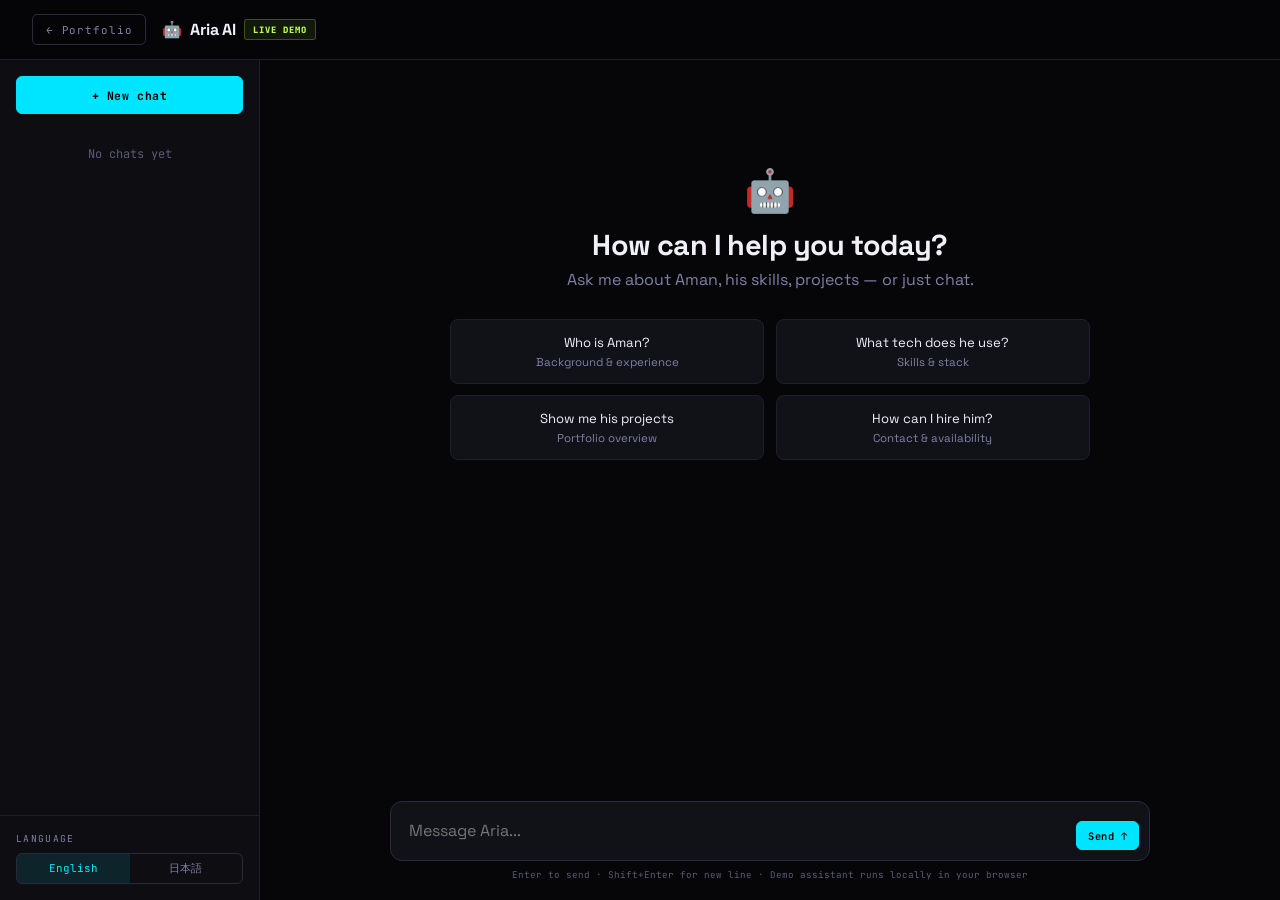
<file: projects/ai-chat/index.html>
<!DOCTYPE html>
<html lang="en">
<head>
<meta charset="UTF-8"/>
<meta name="viewport" content="width=device-width,initial-scale=1"/>
<title>Aria — AI Chat App</title>
<link href="https://fonts.googleapis.com/css2?family=Space+Grotesk:wght@400;500;600;700;800&family=JetBrains+Mono:wght@400;500&display=swap" rel="stylesheet"/>
<link rel="stylesheet" href="../shared.css"/>
<style>
body{display:flex;flex-direction:column;height:100vh;height:100dvh;overflow:hidden;}
.app{flex:1;display:grid;grid-template-columns:260px 1fr;min-height:0;}
.side{border-right:1px solid var(--border);background:var(--bg2);display:flex;flex-direction:column;min-height:0;}
.side-top{padding:1rem;}
.side-top .btn{width:100%;}
.chats{flex:1;overflow:auto;padding:0 .6rem;}
.chat-item{display:flex;align-items:center;gap:.4rem;padding:.6rem .7rem;border-radius:6px;cursor:pointer;font-size:.82rem;color:var(--muted2);margin-bottom:.15rem;}
.chat-item:hover{background:var(--card);}
.chat-item.active{background:var(--card);color:var(--text);}
.chat-item span{flex:1;white-space:nowrap;overflow:hidden;text-overflow:ellipsis;}
.chat-item button{background:none;border:none;color:var(--muted);cursor:pointer;opacity:0;font-size:.75rem;}
.chat-item:hover button{opacity:1;}
.side-foot{padding:1rem;border-top:1px solid var(--border);}
.lang{display:flex;border:1px solid var(--border2);border-radius:6px;overflow:hidden;}
.lang button{flex:1;background:none;border:none;color:var(--muted2);padding:.45rem;cursor:pointer;font-family:var(--mono);font-size:.68rem;}
.lang button.active{background:rgba(0,229,255,.1);color:var(--a1);}

.main{display:flex;flex-direction:column;min-height:0;min-width:0;}
.msgs{flex:1;overflow:auto;padding:2rem 1.5rem;}
.msg{max-width:760px;margin:0 auto 1.4rem;display:flex;gap:.8rem;}
.avatar{width:32px;height:32px;border-radius:8px;flex-shrink:0;display:grid;place-items:center;font-size:.95rem;}
.msg.bot .avatar{background:linear-gradient(135deg,#0d2e1a,#0a6b3d);}
.msg.user .avatar{background:var(--border2);}
.bubble{line-height:1.7;font-size:.92rem;white-space:pre-wrap;word-wrap:break-word;min-width:0;padding-top:.25rem;}
.msg.user .bubble{color:var(--text);}
.msg.bot .bubble{color:#d6d6e8;}
.cursor{display:inline-block;width:7px;height:1em;background:var(--a1);vertical-align:text-bottom;animation:blink 1s steps(1) infinite;margin-left:1px;}
@keyframes blink{50%{opacity:0;}}
.welcome{max-width:640px;margin:8vh auto 0;text-align:center;}
.welcome .logo{font-size:2.6rem;}
.welcome h1{font-size:1.8rem;font-weight:800;margin:.6rem 0 .4rem;letter-spacing:-.02em;}
.suggest{display:grid;grid-template-columns:1fr 1fr;gap:.7rem;margin-top:1.8rem;text-align:left;}
.suggest button{background:var(--card);border:1px solid var(--border);border-radius:8px;padding:.9rem 1rem;color:var(--text);cursor:pointer;font-size:.82rem;transition:border-color .2s;}
.suggest button:hover{border-color:var(--a1);}
.suggest small{display:block;color:var(--muted2);margin-top:.2rem;font-size:.72rem;}

.composer{padding:1rem 1.5rem 1.2rem;}
.box{max-width:760px;margin:0 auto;display:flex;gap:.6rem;align-items:flex-end;background:var(--card);border:1px solid var(--border2);border-radius:12px;padding:.6rem;}
.box:focus-within{border-color:var(--a1);}
.box textarea{flex:1;background:none;border:none;outline:none;resize:none;max-height:160px;padding:.45rem .5rem;line-height:1.5;}
.hint{max-width:760px;margin:.5rem auto 0;font-family:var(--mono);font-size:.58rem;color:var(--muted);text-align:center;}
.menu-btn{display:none;}
@media(max-width:760px){
  .app{grid-template-columns:1fr;}
  .side{position:fixed;top:0;bottom:0;left:0;width:260px;z-index:80;transform:translateX(-100%);transition:transform .3s;}
  .side.open{transform:none;}
  .menu-btn{display:inline-flex;}
  .suggest{grid-template-columns:1fr;}
  .msgs{padding:1.2rem 1rem;}
  .composer{padding:.8rem 1rem 1rem;}
}
</style>
</head>
<body>

<header class="topbar">
  <button class="btn btn-sm menu-btn" id="menuBtn" aria-label="Chats">☰</button>
  <a href="../../index.html#projects" class="back-link">← Portfolio</a>
  <div class="topbar-title">🤖 <span>Aria AI</span> <span class="demo-badge">Live demo</span></div>
</header>

<div class="app">
  <aside class="side" id="side">
    <div class="side-top"><button class="btn btn-fill" id="newChat">+ New chat</button></div>
    <div class="chats" id="chats"></div>
    <div class="side-foot">
      <div class="label">Language</div>
      <div class="lang" id="lang"><button data-lang="en">English</button><button data-lang="ja">日本語</button></div>
    </div>
  </aside>
  <main class="main">
    <div class="msgs" id="msgs"></div>
    <div class="composer">
      <form class="box" id="form">
        <textarea id="input" rows="1" placeholder="Message Aria..." aria-label="Message"></textarea>
        <button class="btn btn-fill btn-sm" id="sendBtn" type="submit">Send ↑</button>
      </form>
      <div class="hint" id="hint">Enter to send · Shift+Enter for new line · Demo assistant runs locally in your browser</div>
    </div>
  </main>
</div>

<script src="../shared.js"></script>
<script>
const T = {
  en: {
    hello: 'How can I help you today?', sub: 'Ask me about Aman, his skills, projects — or just chat.',
    placeholder: 'Message Aria...', newChat: 'New chat', stop: 'Stop',
    suggest: [['Who is Aman?', 'Background & experience'], ['What tech does he use?', 'Skills & stack'], ['Show me his projects', 'Portfolio overview'], ['How can I hire him?', 'Contact & availability']]
  },
  ja: {
    hello: '今日はどのようにお手伝いできますか？', sub: 'アマンさんのスキルやプロジェクトについて質問してください。',
    placeholder: 'Ariaにメッセージを送信...', newChat: '新しいチャット', stop: '停止',
    suggest: [['アマンさんはどんな人？', '経歴・経験'], ['使っている技術は？', 'スキル・技術スタック'], ['プロジェクトを見せて', 'ポートフォリオ'], ['採用するには？', '連絡先・稼働状況']]
  }
};

// tiny intent matcher standing in for a model API
const INTENTS = [
  { k: ['who', 'about', 'aman', 'yourself', 'どんな人', '経歴', '自己紹介'],
    en: "Aman is a full-stack developer based in Japan 🇯🇵. He builds fast interfaces, scalable backends and real-world apps, and he's open to full-time, part-time and contract roles.\n\nHe cares about clean, readable code and shipping things people actually use.",
    ja: 'アマンさんは日本在住のフルスタック開発者です 🇯🇵。高速なUI、スケーラブルなバックエンド、実用的なアプリを開発しています。正社員・パート・業務委託のいずれも対応可能です。\n\n読みやすいコードと、実際に使われるプロダクト作りを大切にしています。' },
  { k: ['tech', 'skill', 'stack', 'language', 'react', 'node', 'python', '技術', 'スキル'],
    en: "Here's his main stack:\n\n• Frontend — React, TypeScript, JavaScript, HTML/CSS\n• Backend — Node.js, Python (FastAPI), REST APIs\n• Data — MongoDB, PostgreSQL, Firebase\n• Other — WebSockets, JWT/OAuth2, Canvas/WebGL, PWAs\n\nWant details on any of these?",
    ja: '主な技術スタックはこちらです：\n\n• フロントエンド — React, TypeScript, JavaScript, HTML/CSS\n• バックエンド — Node.js, Python (FastAPI), REST API\n• データ — MongoDB, PostgreSQL, Firebase\n• その他 — WebSockets, JWT/OAuth2, Canvas/WebGL, PWA\n\n詳しく知りたい技術はありますか？' },
  { k: ['project', 'portfolio', 'work', 'built', 'プロジェクト', '作品'],
    en: "He has 6 featured projects:\n\n1. E-Commerce Platform — cart, payments, admin & inventory\n2. Analytics Dashboard — live charts & streaming data\n3. AI Chat App — that's me 👋\n4. Productivity App — offline-ready PWA task manager\n5. Auth System — JWT, 2FA and role-based access\n6. Generative Art Tool — Canvas art with PNG/SVG export\n\nYou can open each one from the portfolio's Projects section.",
    ja: '注目のプロジェクトは6つあります：\n\n1. ECプラットフォーム — カート、決済、管理画面、在庫管理\n2. アナリティクスダッシュボード — リアルタイムチャート\n3. AIチャットアプリ — それが私です 👋\n4. 生産性アプリ — オフライン対応PWAタスク管理\n5. 認証システム — JWT、2FA、ロールベース制御\n6. ジェネラティブアートツール — PNG/SVG書き出し\n\nポートフォリオのProjectsから各デモを開けます。' },
  { k: ['hire', 'contact', 'email', 'job', 'available', 'reach', '採用', '連絡', '仕事'],
    en: "Great question! The best way is the contact form at the bottom of the portfolio, or email him directly at amanecdy@gmail.com.\n\nHe usually replies within 24 hours. His 履歴書 and 職務経歴書 are available on request too.",
    ja: 'ありがとうございます！ポートフォリオ下部のお問い合わせフォーム、または amanecdy@gmail.com へ直接ご連絡ください。\n\n通常24時間以内に返信します。履歴書・職務経歴書もご依頼いただければお送りします。' },
  { k: ['japan', 'japanese', '日本語', '日本'],
    en: "Yes — Aman lives and works in Japan and is comfortable in Japanese-speaking teams. Try switching me to 日本語 in the sidebar!",
    ja: 'はい、アマンさんは日本で生活・仕事をしており、日本語でのチームワークにも慣れています。' },
  { k: ['hi', 'hello', 'hey', 'こんにちは', 'やあ', 'はじめまして'],
    en: "Hi there! 👋 I'm Aria, a demo assistant. Ask me anything about Aman's work — or about this app itself.",
    ja: 'こんにちは！👋 デモアシスタントのAriaです。アマンさんの仕事やこのアプリについて何でも聞いてください。' },
  { k: ['how', 'work', 'stream', 'this app', 'built', '仕組み'],
    en: "This app shows the UI side of an AI product: token-by-token streaming, a stop button, persistent chat history and multi-language support. In production the replies come from a Python FastAPI backend that proxies an LLM API; in this demo a local responder stands in so it works on static hosting.",
    ja: 'このアプリはAIプロダクトのUI部分を示しています：トークン単位のストリーミング、停止ボタン、チャット履歴の保存、多言語対応。本番環境ではPython FastAPIバックエンドがLLM APIを中継しますが、このデモではブラウザ内で応答を生成しています。' },
  { k: ['thank', 'thanks', 'ありがとう'],
    en: "You're welcome! Anything else you'd like to know? 😊",
    ja: 'どういたしまして！他に知りたいことはありますか？😊' }
];
const FALLBACK = {
  en: "I'm a demo assistant, so my knowledge is focused on Aman and his work. Try asking about his skills, projects, or how to contact him!",
  ja: 'デモアシスタントのため、アマンさんと彼の仕事に関する質問が得意です。スキル、プロジェクト、連絡方法などを聞いてみてください！'
};

let lang = store.get('chat.lang', 'en');
let chats = store.get('chat.list', []);
let activeId = chats[0]?.id || null;
let streaming = null;

const $ = id => document.getElementById(id);
const active = () => chats.find(c => c.id === activeId);
const save = () => store.set('chat.list', chats);

function reply(text) {
  const t = text.toLowerCase();
  let best = null, score = 0;
  INTENTS.forEach(it => {
    // English: short keywords must be whole words ("hi" ≠ "his"), longer ones match as prefixes; Japanese: substring
    const s = it.k.filter(k => /^[a-z ]+$/.test(k)
      ? new RegExp(k.length <= 3 ? `\\b${k}\\b` : `\\b${k}`).test(t)
      : t.includes(k)).length;
    if (s > score) { score = s; best = it; }
  });
  return best ? best[lang] : FALLBACK[lang];
}

function renderSide() {
  $('chats').innerHTML = chats.map(c => `
    <div class="chat-item ${c.id === activeId ? 'active' : ''}" data-id="${c.id}">
      <span>💬 ${esc(c.title)}</span><button data-del="${c.id}" aria-label="Delete chat">✕</button>
    </div>`).join('') || `<div class="empty" style="padding:1rem">No chats yet</div>`;
  document.querySelectorAll('#lang button').forEach(b => b.classList.toggle('active', b.dataset.lang === lang));
  $('newChat').textContent = '+ ' + T[lang].newChat;
  $('input').placeholder = T[lang].placeholder;
  document.documentElement.lang = lang;
}

function renderMsgs() {
  const c = active();
  if (!c || !c.msgs.length) {
    $('msgs').innerHTML = `<div class="welcome"><div class="logo">🤖</div><h1>${T[lang].hello}</h1><p class="muted">${T[lang].sub}</p>
      <div class="suggest">${T[lang].suggest.map(([q, s]) => `<button data-q="${esc(q)}">${esc(q)}<small>${s}</small></button>`).join('')}</div></div>`;
    return;
  }
  $('msgs').innerHTML = c.msgs.map(m => `
    <div class="msg ${m.role}"><div class="avatar">${m.role === 'bot' ? '🤖' : '🙂'}</div><div class="bubble">${esc(m.text)}</div></div>`).join('');
  $('msgs').scrollTop = $('msgs').scrollHeight;
}

function send(text) {
  text = text.trim();
  if (!text || streaming) return;
  let c = active();
  if (!c) {
    c = { id: Date.now().toString(36), title: text.slice(0, 40), msgs: [] };
    chats.unshift(c); activeId = c.id;
  }
  c.msgs.push({ role: 'user', text });
  const full = reply(text);
  const msg = { role: 'bot', text: '' };
  c.msgs.push(msg);
  save(); renderSide(); renderMsgs();
  $('input').value = ''; autosize();

  const bubble = $('msgs').lastElementChild.querySelector('.bubble');
  const tokens = full.match(/\S+\s*|\s+/g);
  let i = 0;
  $('sendBtn').textContent = '■ ' + T[lang].stop;
  // stream a few tokens at a time after a short "thinking" delay
  bubble.innerHTML = '<span class="cursor"></span>';
  setTimeout(() => {
    streaming = setInterval(() => {
      msg.text += tokens.slice(i, i += 1 + Math.floor(Math.random() * 2)).join('');
      bubble.textContent = msg.text;
      bubble.insertAdjacentHTML('beforeend', '<span class="cursor"></span>');
      $('msgs').scrollTop = $('msgs').scrollHeight;
      if (i >= tokens.length) stop();
    }, 45);
  }, 450);
}

function stop() {
  clearInterval(streaming); streaming = null;
  $('sendBtn').textContent = 'Send ↑';
  const c = active();
  if (c && c.msgs.at(-1).role === 'bot' && !c.msgs.at(-1).text) c.msgs.at(-1).text = '…';
  save(); renderMsgs();
}

function autosize() { const t = $('input'); t.style.height = 'auto'; t.style.height = t.scrollHeight + 'px'; }

$('form').addEventListener('submit', e => { e.preventDefault(); streaming ? stop() : send($('input').value); });
$('input').addEventListener('keydown', e => { if (e.key === 'Enter' && !e.shiftKey) { e.preventDefault(); if (!streaming) send($('input').value); } });
$('input').addEventListener('input', autosize);
$('newChat').addEventListener('click', () => { if (streaming) stop(); activeId = null; renderSide(); renderMsgs(); $('side').classList.remove('open'); $('input').focus(); });
$('menuBtn').addEventListener('click', () => $('side').classList.toggle('open'));
$('lang').addEventListener('click', e => { const b = e.target.closest('button'); if (!b) return; lang = b.dataset.lang; store.set('chat.lang', lang); renderSide(); renderMsgs(); });
$('chats').addEventListener('click', e => {
  if (streaming) stop();
  const del = e.target.closest('[data-del]');
  if (del) {
    chats = chats.filter(c => c.id !== del.dataset.del);
    if (activeId === del.dataset.del) activeId = chats[0]?.id || null;
    save(); renderSide(); renderMsgs(); return;
  }
  const item = e.target.closest('.chat-item');
  if (item) { activeId = item.dataset.id; renderSide(); renderMsgs(); $('side').classList.remove('open'); }
});
$('msgs').addEventListener('click', e => { const b = e.target.closest('[data-q]'); if (b) send(b.dataset.q); });

renderSide(); renderMsgs();
</script>
</body>
</html>
</file>
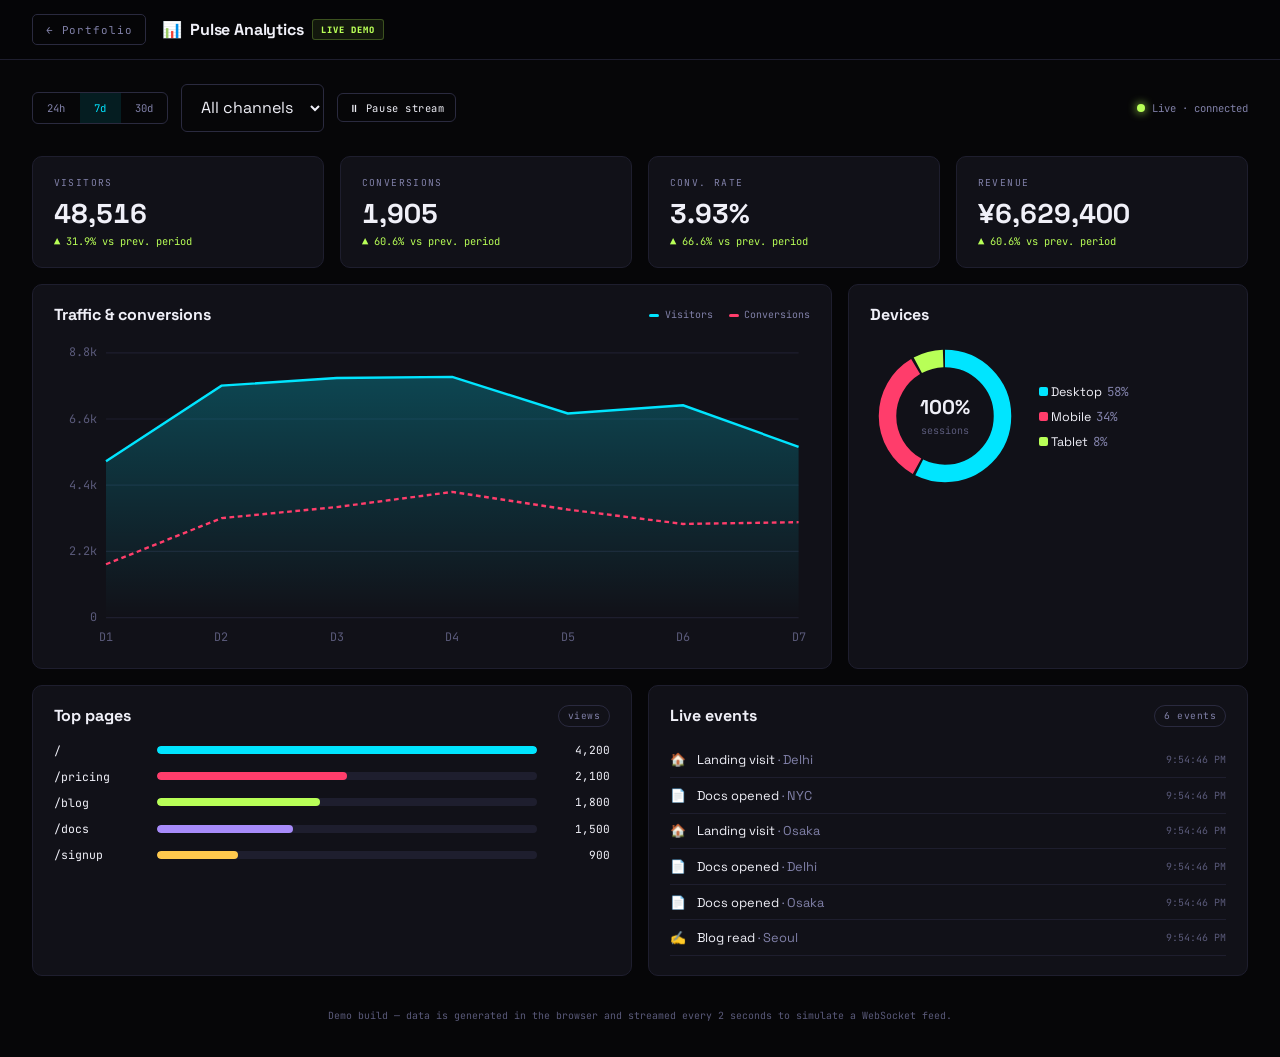
<file: projects/analytics/index.html>
<!DOCTYPE html>
<html lang="en">
<head>
<meta charset="UTF-8"/>
<meta name="viewport" content="width=device-width,initial-scale=1"/>
<title>Pulse — Analytics Dashboard</title>
<link href="https://fonts.googleapis.com/css2?family=Space+Grotesk:wght@400;500;600;700;800&family=JetBrains+Mono:wght@400;500&display=swap" rel="stylesheet"/>
<link rel="stylesheet" href="../shared.css"/>
<style>
.wrap{max-width:1280px;margin:0 auto;padding:1.5rem 2rem 1rem;}
.controls{display:flex;flex-wrap:wrap;gap:.8rem;align-items:center;margin-bottom:1.5rem;}
.seg{display:flex;border:1px solid var(--border2);border-radius:6px;overflow:hidden;}
.seg button{background:none;border:none;color:var(--muted2);padding:.5rem .9rem;cursor:pointer;font-family:var(--mono);font-size:.66rem;}
.seg button.active{background:rgba(0,229,255,.1);color:var(--a1);}
.controls select{width:auto;}
.live{display:flex;align-items:center;gap:.45rem;font-family:var(--mono);font-size:.66rem;color:var(--muted2);margin-left:auto;}
.dot{width:8px;height:8px;border-radius:50%;background:var(--a3);box-shadow:0 0 10px var(--a3);animation:blink 1.4s infinite;}
.live.paused .dot{background:var(--muted);box-shadow:none;animation:none;}
@keyframes blink{50%{opacity:.3;}}

.kpis{display:grid;grid-template-columns:repeat(4,1fr);gap:1rem;margin-bottom:1rem;}
.kpi{padding:1.2rem 1.3rem;}
.kpi-val{font-size:1.7rem;font-weight:800;margin:.35rem 0 .2rem;font-variant-numeric:tabular-nums;}
.delta{font-family:var(--mono);font-size:.65rem;}
.delta.up{color:var(--a3);}
.delta.down{color:var(--a2);}
.flash{animation:flash .6s;}
@keyframes flash{from{color:var(--a1);}}

.charts{display:grid;grid-template-columns:2fr 1fr;gap:1rem;margin-bottom:1rem;}
.panel{padding:1.2rem 1.3rem;min-width:0;}
.panel-head{display:flex;justify-content:space-between;align-items:center;margin-bottom:1rem;gap:1rem;}
.panel-title{font-weight:700;}
.legend{display:flex;gap:1rem;font-family:var(--mono);font-size:.62rem;color:var(--muted2);}
.legend i{display:inline-block;width:10px;height:3px;border-radius:2px;margin-right:.35rem;vertical-align:middle;}
svg{display:block;width:100%;overflow:visible;}
.axis text{fill:var(--muted);font-family:var(--mono);font-size:10px;}
.grid-line{stroke:var(--border);stroke-width:1;}
.tip{position:fixed;pointer-events:none;z-index:60;padding:.5rem .7rem;border-radius:6px;background:var(--card2);border:1px solid var(--border2);font-family:var(--mono);font-size:.65rem;line-height:1.6;opacity:0;transition:opacity .15s;}
.tip.show{opacity:1;}

.bottom{display:grid;grid-template-columns:1fr 1fr;gap:1rem;}
.bar-row{display:grid;grid-template-columns:90px 1fr 60px;align-items:center;gap:.8rem;margin-bottom:.7rem;font-size:.8rem;}
.bar-track{height:8px;border-radius:4px;background:var(--border);overflow:hidden;}
.bar-fill{height:100%;border-radius:inherit;transition:width .6s cubic-bezier(.22,1,.36,1);}
.bar-val{font-family:var(--mono);font-size:.7rem;text-align:right;}
.feed{max-height:260px;overflow:auto;}
.event{display:flex;gap:.7rem;align-items:center;padding:.55rem 0;border-bottom:1px solid var(--border);font-size:.8rem;animation:slide .35s;}
.event time{font-family:var(--mono);font-size:.62rem;color:var(--muted);margin-left:auto;white-space:nowrap;}
@keyframes slide{from{opacity:0;transform:translateY(-6px);}}
.donut-wrap{display:flex;align-items:center;gap:1.2rem;}
.donut-wrap svg{width:150px;flex-shrink:0;}
.donut-legend{font-size:.78rem;display:grid;gap:.5rem;}
.donut-legend span{font-family:var(--mono);color:var(--muted2);margin-left:.3rem;}
@media(max-width:960px){.kpis{grid-template-columns:1fr 1fr;}.charts,.bottom{grid-template-columns:1fr;}}
@media(max-width:640px){.wrap{padding:1rem;}.live{margin-left:0;}}
</style>
</head>
<body>

<header class="topbar">
  <a href="../../index.html#projects" class="back-link">← Portfolio</a>
  <div class="topbar-title">📊 <span>Pulse Analytics</span> <span class="demo-badge">Live demo</span></div>
</header>

<div class="wrap">
  <div class="controls">
    <div class="seg" id="range">
      <button data-range="24">24h</button><button data-range="7" class="active">7d</button><button data-range="30">30d</button>
    </div>
    <select class="input" id="channel" aria-label="Channel">
      <option value="all">All channels</option><option value="organic">Organic</option><option value="ads">Paid ads</option><option value="social">Social</option>
    </select>
    <button class="btn btn-sm" id="pauseBtn">⏸ Pause stream</button>
    <div class="live" id="live"><span class="dot"></span><span id="liveText">Live · connected</span></div>
  </div>

  <div class="kpis" id="kpis"></div>

  <div class="charts">
    <div class="card panel">
      <div class="panel-head">
        <div class="panel-title">Traffic & conversions</div>
        <div class="legend"><span><i style="background:var(--a1)"></i>Visitors</span><span><i style="background:var(--a2)"></i>Conversions</span></div>
      </div>
      <svg id="lineChart" viewBox="0 0 640 260" role="img" aria-label="Traffic line chart"></svg>
    </div>
    <div class="card panel">
      <div class="panel-head"><div class="panel-title">Devices</div></div>
      <div class="donut-wrap"><svg id="donut" viewBox="0 0 120 120" role="img" aria-label="Device share"></svg><div class="donut-legend" id="donutLegend"></div></div>
    </div>
  </div>

  <div class="bottom">
    <div class="card panel">
      <div class="panel-head"><div class="panel-title">Top pages</div><span class="tag">views</span></div>
      <div id="bars"></div>
    </div>
    <div class="card panel">
      <div class="panel-head"><div class="panel-title">Live events</div><span class="tag" id="eventCount">0 events</span></div>
      <div class="feed" id="feed"></div>
    </div>
  </div>
</div>
<div class="tip" id="tip"></div>
<p class="demo-note">Demo build — data is generated in the browser and streamed every 2 seconds to simulate a WebSocket feed.</p>

<script src="../shared.js"></script>
<script>
const CH_MULT = { all: 1, organic: .45, ads: .3, social: .25 };
let range = 7, channel = 'all', paused = false, series = [], events = 0;
let pages = { '/': 4200, '/pricing': 2100, '/blog': 1800, '/docs': 1500, '/signup': 900 };
const devices = [{ k: 'Desktop', v: 58, c: 'var(--a1)' }, { k: 'Mobile', v: 34, c: 'var(--a2)' }, { k: 'Tablet', v: 8, c: 'var(--a3)' }];

// seeded noise so a given range always starts from the same shape
function rng(seed) { return () => (seed = (seed * 16807) % 2147483647) / 2147483647; }

function build() {
  const r = rng(range * 97 + 13), n = range === 24 ? 24 : range;
  const m = CH_MULT[channel];
  series = Array.from({ length: n }, (_, i) => {
    const base = range === 24 ? 380 + Math.sin(i / 3.8) * 220 : 5200 + Math.sin(i / 2) * 1400 + i * 40;
    const v = Math.round((base + r() * base * .35) * m);
    return { label: range === 24 ? `${String(i).padStart(2, '0')}:00` : `D${i + 1}`, v, c: Math.round(v * (.028 + r() * .02)) };
  });
}

function kpis(flash) {
  const vis = series.reduce((s, d) => s + d.v, 0), conv = series.reduce((s, d) => s + d.c, 0);
  const half = Math.floor(series.length / 2);
  const trend = a => { const x = a.slice(0, half).reduce((s, d) => s + d, 0), y = a.slice(half).reduce((s, d) => s + d, 0); return ((y - x) / x * 100); };
  const items = [
    ['Visitors', vis.toLocaleString(), trend(series.map(d => d.v))],
    ['Conversions', conv.toLocaleString(), trend(series.map(d => d.c))],
    ['Conv. rate', (conv / vis * 100).toFixed(2) + '%', trend(series.map(d => d.c / d.v))],
    ['Revenue', '¥' + (conv * 3480).toLocaleString(), trend(series.map(d => d.c))]
  ];
  document.getElementById('kpis').innerHTML = items.map(([k, v, t]) => `
    <div class="card kpi"><div class="label">${k}</div><div class="kpi-val ${flash ? 'flash' : ''}">${v}</div>
    <div class="delta ${t >= 0 ? 'up' : 'down'}">${t >= 0 ? '▲' : '▼'} ${Math.abs(t).toFixed(1)}% vs prev. period</div></div>`).join('');
}

function line() {
  const W = 640, H = 260, P = { l: 44, r: 10, t: 10, b: 26 };
  const max = Math.max(...series.map(d => d.v)) * 1.1;
  const x = i => P.l + i * (W - P.l - P.r) / (series.length - 1);
  const y = v => H - P.b - v / max * (H - P.t - P.b);
  const path = key => series.map((d, i) => `${i ? 'L' : 'M'}${x(i).toFixed(1)},${y(d[key] * (key === 'c' ? 12 : 1)).toFixed(1)}`).join('');
  let g = '';
  for (let i = 0; i <= 4; i++) {
    const v = max / 4 * i;
    g += `<line class="grid-line" x1="${P.l}" x2="${W - P.r}" y1="${y(v)}" y2="${y(v)}"/><text x="${P.l - 8}" y="${y(v) + 3}" text-anchor="end">${v >= 1000 ? (v / 1000).toFixed(1) + 'k' : Math.round(v)}</text>`;
  }
  const step = Math.ceil(series.length / 8);
  series.forEach((d, i) => { if (i % step === 0) g += `<text x="${x(i)}" y="${H - 6}" text-anchor="middle">${d.label}</text>`; });
  const area = path('v') + `L${x(series.length - 1)},${H - P.b}L${P.l},${H - P.b}Z`;
  document.getElementById('lineChart').innerHTML = `
    <defs><linearGradient id="ga" x1="0" y1="0" x2="0" y2="1"><stop offset="0" stop-color="#00e5ff" stop-opacity=".25"/><stop offset="1" stop-color="#00e5ff" stop-opacity="0"/></linearGradient></defs>
    <g class="axis">${g}</g>
    <path d="${area}" fill="url(#ga)"/>
    <path d="${path('v')}" fill="none" stroke="var(--a1)" stroke-width="2"/>
    <path d="${path('c')}" fill="none" stroke="var(--a2)" stroke-width="2" stroke-dasharray="4 3"/>
    ${series.map((d, i) => `<rect x="${x(i) - (W / series.length) / 2}" y="0" width="${W / series.length}" height="${H}" fill="transparent" data-i="${i}"/>`).join('')}`;
}

function donut() {
  const total = devices.reduce((s, d) => s + d.v, 0), R = 46, C = 2 * Math.PI * R;
  let off = 0;
  document.getElementById('donut').innerHTML = devices.map(d => {
    const len = d.v / total * C;
    const s = `<circle cx="60" cy="60" r="${R}" fill="none" stroke="${d.c}" stroke-width="14" stroke-dasharray="${len - 2} ${C}" stroke-dashoffset="${-off}" transform="rotate(-90 60 60)"/>`;
    off += len; return s;
  }).join('') + `<text x="60" y="58" text-anchor="middle" fill="var(--text)" font-size="16" font-weight="800">${total}%</text><text x="60" y="74" text-anchor="middle" fill="var(--muted)" font-size="8" font-family="JetBrains Mono">sessions</text>`;
  document.getElementById('donutLegend').innerHTML = devices.map(d => `<div><i style="display:inline-block;width:9px;height:9px;border-radius:2px;background:${d.c}"></i> ${d.k}<span>${(d.v / total * 100).toFixed(0)}%</span></div>`).join('');
}

function bars() {
  const max = Math.max(...Object.values(pages));
  const colors = ['var(--a1)', 'var(--a2)', 'var(--a3)', '#a78bfa', '#ffc94d'];
  document.getElementById('bars').innerHTML = Object.entries(pages).sort((a, b) => b[1] - a[1]).map(([k, v], i) => `
    <div class="bar-row"><span class="mono" style="font-size:.72rem">${k}</span>
    <div class="bar-track"><div class="bar-fill" style="width:${v / max * 100}%;background:${colors[i]}"></div></div>
    <span class="bar-val">${v.toLocaleString()}</span></div>`).join('');
}

const EVENTS = [['🛒', 'Purchase completed', '/checkout'], ['👤', 'New signup', '/signup'], ['👀', 'Page view', '/pricing'], ['📄', 'Docs opened', '/docs'], ['✍️', 'Blog read', '/blog'], ['🏠', 'Landing visit', '/']];
const CITIES = ['Tokyo', 'Osaka', 'Delhi', 'Kathmandu', 'Seoul', 'London', 'NYC', 'Sydney'];
function pushEvent() {
  const [ic, txt, page] = EVENTS[Math.floor(Math.random() * EVENTS.length)];
  const city = CITIES[Math.floor(Math.random() * CITIES.length)];
  const feed = document.getElementById('feed');
  feed.insertAdjacentHTML('afterbegin', `<div class="event"><span>${ic}</span><span>${txt} <span class="muted">· ${city}</span></span><time>${new Date().toLocaleTimeString()}</time></div>`);
  if (feed.children.length > 40) feed.lastElementChild.remove();
  document.getElementById('eventCount').textContent = `${++events} events`;
  pages[page === '/checkout' ? '/signup' : page] += Math.floor(Math.random() * 40) + 5;
}

// simulated socket message: nudge the newest point and append events
function tick() {
  if (paused) return;
  const last = series[series.length - 1];
  const add = Math.floor(Math.random() * 60 * CH_MULT[channel]) + 5;
  last.v += add; last.c += Math.random() < .3 ? Math.ceil(add * .04) : 0;
  devices[Math.floor(Math.random() * 3)].v += Math.random() < .5 ? 1 : 0;
  pushEvent(); kpis(true); line(); bars(); donut();
}

function render() { build(); kpis(); line(); donut(); bars(); }

document.getElementById('range').addEventListener('click', e => {
  const b = e.target.closest('button'); if (!b) return;
  range = +b.dataset.range;
  document.querySelectorAll('#range button').forEach(x => x.classList.toggle('active', x === b));
  render();
});
document.getElementById('channel').addEventListener('change', e => { channel = e.target.value; render(); });
document.getElementById('pauseBtn').addEventListener('click', e => {
  paused = !paused;
  e.target.textContent = paused ? '▶ Resume stream' : '⏸ Pause stream';
  document.getElementById('live').classList.toggle('paused', paused);
  document.getElementById('liveText').textContent = paused ? 'Paused' : 'Live · connected';
});

const tip = document.getElementById('tip');
document.getElementById('lineChart').addEventListener('mousemove', e => {
  const i = e.target.dataset.i; if (i === undefined) return tip.classList.remove('show');
  const d = series[i];
  tip.innerHTML = `<b>${d.label}</b><br>Visitors: ${d.v.toLocaleString()}<br>Conversions: ${d.c.toLocaleString()}`;
  tip.style.left = e.clientX + 14 + 'px'; tip.style.top = e.clientY + 14 + 'px';
  tip.classList.add('show');
});
document.getElementById('lineChart').addEventListener('mouseleave', () => tip.classList.remove('show'));

render();
for (let i = 0; i < 6; i++) pushEvent();
setInterval(tick, 2000);
</script>
</body>
</html>
</file>
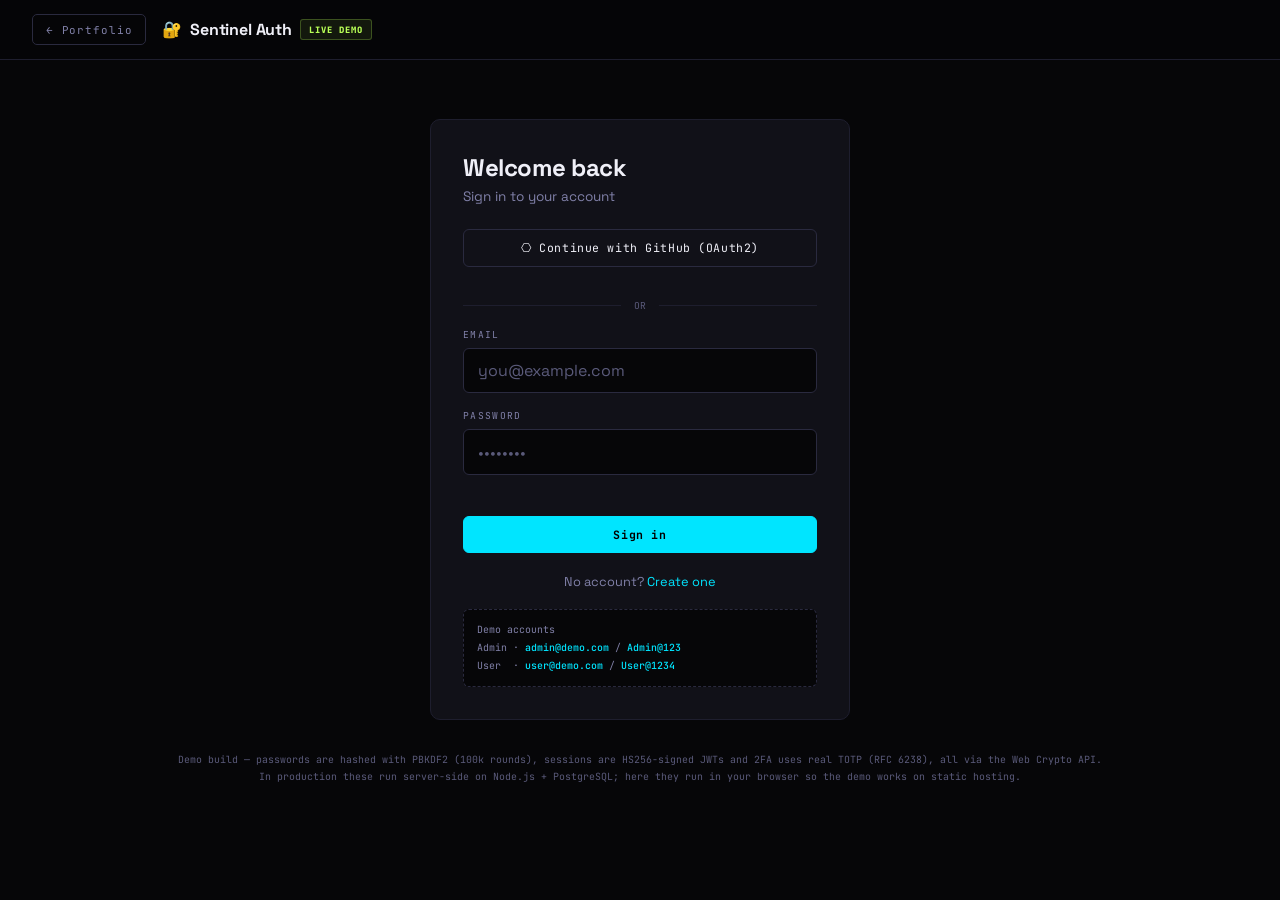
<file: projects/auth-system/index.html>
<!DOCTYPE html>
<html lang="en">
<head>
<meta charset="UTF-8"/>
<meta name="viewport" content="width=device-width,initial-scale=1"/>
<title>Sentinel — Auth System</title>
<link href="https://fonts.googleapis.com/css2?family=Space+Grotesk:wght@400;500;600;700;800&family=JetBrains+Mono:wght@400;500&display=swap" rel="stylesheet"/>
<link rel="stylesheet" href="../shared.css"/>
<style>
.wrap{max-width:1100px;margin:0 auto;padding:2rem 1.5rem 1rem;}
.auth-box{max-width:420px;margin:3vh auto 0;padding:2rem;}
.auth-box h1{font-size:1.5rem;font-weight:800;letter-spacing:-.02em;}
.auth-box > p{color:var(--muted2);font-size:.85rem;margin:.3rem 0 1.5rem;}
.field{margin-bottom:1rem;}
.oauth{width:100%;margin-bottom:1rem;}
.or{display:flex;align-items:center;gap:.8rem;color:var(--muted);font-family:var(--mono);font-size:.6rem;margin:1rem 0;}
.or::before,.or::after{content:'';flex:1;height:1px;background:var(--border);}
.err{color:var(--a2);font-family:var(--mono);font-size:.68rem;min-height:1.1em;margin:.3rem 0 .8rem;}
.switch{text-align:center;font-size:.8rem;color:var(--muted2);margin-top:1.2rem;}
.switch a{cursor:pointer;}
.meter{height:4px;border-radius:2px;background:var(--border);margin-top:.5rem;overflow:hidden;}
.meter div{height:100%;width:0;transition:width .3s,background .3s;}
.meter-text{font-family:var(--mono);font-size:.6rem;color:var(--muted2);margin-top:.3rem;}
.demo-creds{font-family:var(--mono);font-size:.62rem;color:var(--muted2);background:var(--bg);border:1px dashed var(--border2);border-radius:6px;padding:.7rem .8rem;margin-top:1.2rem;line-height:1.8;}
.demo-creds b{color:var(--a1);font-weight:500;}
.otp{display:flex;gap:.5rem;justify-content:center;margin:1.2rem 0 .4rem;}
.otp input{width:46px;height:54px;text-align:center;font-size:1.3rem;font-family:var(--mono);padding:0;}
.secret{font-family:var(--mono);font-size:.78rem;word-break:break-all;background:var(--bg);border:1px solid var(--border2);border-radius:6px;padding:.7rem;margin:.6rem 0;color:var(--a3);}
.live-code{display:flex;align-items:center;justify-content:space-between;font-family:var(--mono);font-size:.7rem;color:var(--muted2);margin-top:.8rem;}
.live-code b{color:var(--text);font-size:1rem;letter-spacing:.2em;}

.dash{display:grid;grid-template-columns:1fr 1fr;gap:1rem;}
.panel{padding:1.4rem;min-width:0;}
.panel h2{font-size:1rem;margin-bottom:1rem;display:flex;align-items:center;justify-content:space-between;gap:.6rem;}
.full{grid-column:1/-1;}
.hello{display:flex;align-items:center;gap:1rem;}
.av{width:52px;height:52px;border-radius:12px;display:grid;place-items:center;font-size:1.3rem;font-weight:800;background:linear-gradient(135deg,#2e0d1a,#6b0a3d);}
.role{color:var(--a1);border-color:rgba(0,229,255,.35);}
.role.admin{color:var(--a2);border-color:rgba(255,61,107,.35);}
.jwt{font-family:var(--mono);font-size:.68rem;word-break:break-all;line-height:1.6;background:var(--bg);border-radius:6px;padding:.8rem;border:1px solid var(--border);}
.jwt .h{color:var(--a2);}.jwt .p{color:#a78bfa;}.jwt .s{color:var(--a1);}
pre{font-family:var(--mono);font-size:.7rem;line-height:1.6;background:var(--bg);border-radius:6px;padding:.8rem;border:1px solid var(--border);overflow:auto;color:#d6d6e8;}
.kv{display:flex;justify-content:space-between;padding:.55rem 0;border-bottom:1px solid var(--border);font-size:.82rem;gap:1rem;}
.kv span:last-child{font-family:var(--mono);font-size:.75rem;}
.ok{color:var(--a3);}.bad{color:var(--a2);}
table{width:100%;border-collapse:collapse;font-size:.8rem;}
th{text-align:left;font-family:var(--mono);font-size:.58rem;letter-spacing:.12em;text-transform:uppercase;color:var(--muted2);padding:.6rem;border-bottom:1px solid var(--border);}
td{padding:.6rem;border-bottom:1px solid var(--border);}
td select{width:auto;padding:.3rem .5rem;font-size:.72rem;}
.locked{text-align:center;padding:2rem 1rem;}
.locked b{display:block;font-size:2rem;color:var(--a2);font-family:var(--mono);}
.log{max-height:200px;overflow:auto;font-family:var(--mono);font-size:.66rem;line-height:1.9;color:var(--muted2);}
.log span{color:var(--muted);}
.consent{max-width:400px;margin:6vh auto 0;padding:2rem;text-align:center;}
.consent .apps{display:flex;justify-content:center;align-items:center;gap:1rem;font-size:2rem;margin-bottom:1rem;}
.consent ul{text-align:left;margin:1rem 0 1.5rem 1.2rem;font-size:.85rem;color:var(--muted2);line-height:1.9;}
@media(max-width:760px){.dash{grid-template-columns:1fr;}.auth-box{padding:1.5rem;}}
</style>
</head>
<body>

<header class="topbar">
  <a href="../../index.html#projects" class="back-link">← Portfolio</a>
  <div class="topbar-title">🔐 <span>Sentinel Auth</span> <span class="demo-badge">Live demo</span></div>
  <div class="topbar-right" id="topRight"></div>
</header>

<div class="wrap" id="app"></div>
<p class="demo-note">Demo build — passwords are hashed with PBKDF2 (100k rounds), sessions are HS256-signed JWTs and 2FA uses real TOTP (RFC 6238), all via the Web Crypto API.<br>In production these run server-side on Node.js + PostgreSQL; here they run in your browser so the demo works on static hosting.</p>

<script src="../shared.js"></script>
<script>
const $ = id => document.getElementById(id);
const enc = new TextEncoder();
const app = $('app');

// ─── crypto helpers ───
const b64url = buf => btoa(String.fromCharCode(...new Uint8Array(buf))).replace(/\+/g, '-').replace(/\//g, '_').replace(/=+$/, '');
const b64urlJson = obj => b64url(enc.encode(JSON.stringify(obj)));
const fromB64url = s => JSON.parse(decodeURIComponent(escape(atob(s.replace(/-/g, '+').replace(/_/g, '/')))));
const hex = buf => [...new Uint8Array(buf)].map(b => b.toString(16).padStart(2, '0')).join('');
const rand = n => crypto.getRandomValues(new Uint8Array(n));

async function hashPassword(pw, saltHex) {
  const salt = saltHex ? Uint8Array.from(saltHex.match(/../g), h => parseInt(h, 16)) : rand(16);
  const key = await crypto.subtle.importKey('raw', enc.encode(pw), 'PBKDF2', false, ['deriveBits']);
  const bits = await crypto.subtle.deriveBits({ name: 'PBKDF2', salt, iterations: 100000, hash: 'SHA-256' }, key, 256);
  return { salt: hex(salt), hash: hex(bits) };
}

let secretKey;
async function jwtKey() {
  if (secretKey) return secretKey;
  let raw = store.get('auth.secret');
  if (!raw) { raw = hex(rand(32)); store.set('auth.secret', raw); }
  secretKey = await crypto.subtle.importKey('raw', Uint8Array.from(raw.match(/../g), h => parseInt(h, 16)), { name: 'HMAC', hash: 'SHA-256' }, false, ['sign', 'verify']);
  return secretKey;
}
async function signJwt(payload) {
  const head = b64urlJson({ alg: 'HS256', typ: 'JWT' }), body = b64urlJson(payload);
  const sig = await crypto.subtle.sign('HMAC', await jwtKey(), enc.encode(`${head}.${body}`));
  return `${head}.${body}.${b64url(sig)}`;
}
async function verifyJwt(token) {
  try {
    const [h, p, s] = token.split('.');
    const sig = Uint8Array.from(atob(s.replace(/-/g, '+').replace(/_/g, '/')), c => c.charCodeAt(0));
    const ok = await crypto.subtle.verify('HMAC', await jwtKey(), sig, enc.encode(`${h}.${p}`));
    const payload = fromB64url(p);
    if (!ok) return { error: 'Invalid signature' };
    if (payload.exp * 1000 < Date.now()) return { error: 'Token expired' };
    return { payload };
  } catch { return { error: 'Malformed token' }; }
}

// TOTP (RFC 6238) — compatible with Google Authenticator / Authy
const B32 = 'ABCDEFGHIJKLMNOPQRSTUVWXYZ234567';
function b32encode(bytes) {
  let bits = '', out = '';
  bytes.forEach(b => bits += b.toString(2).padStart(8, '0'));
  for (let i = 0; i + 5 <= bits.length; i += 5) out += B32[parseInt(bits.slice(i, i + 5), 2)];
  return out;
}
function b32decode(str) {
  let bits = '';
  for (const c of str) bits += B32.indexOf(c).toString(2).padStart(5, '0');
  return Uint8Array.from(bits.match(/.{8}/g), b => parseInt(b, 2));
}
async function totp(secret, step = 0) {
  const counter = Math.floor(Date.now() / 30000) + step;
  const buf = new ArrayBuffer(8);
  new DataView(buf).setUint32(4, counter);
  const key = await crypto.subtle.importKey('raw', b32decode(secret), { name: 'HMAC', hash: 'SHA-1' }, false, ['sign']);
  const h = new Uint8Array(await crypto.subtle.sign('HMAC', key, buf));
  const o = h[19] & 15;
  return String((((h[o] & 127) << 24) | (h[o + 1] << 16) | (h[o + 2] << 8) | h[o + 3]) % 1e6).padStart(6, '0');
}
async function verifyTotp(secret, code) {
  for (const s of [-1, 0, 1]) if (await totp(secret, s) === code) return true;
  return false;
}

// ─── state ───
let users = store.get('auth.users', null);
let audit = store.get('auth.audit', []);
let attempts = store.get('auth.attempts', {});
let session = null, pending = null, timer = null;

function log(msg) { audit.unshift({ t: Date.now(), msg }); audit = audit.slice(0, 50); store.set('auth.audit', audit); }
function saveUsers() { store.set('auth.users', users); }

async function seed() {
  if (users) return;
  users = [
    { id: 'u1', name: 'Admin', email: 'admin@demo.com', role: 'admin', ...(await hashPassword('Admin@123')), totp: null, provider: 'password', created: Date.now() },
    { id: 'u2', name: 'Demo User', email: 'user@demo.com', role: 'user', ...(await hashPassword('User@1234')), totp: null, provider: 'password', created: Date.now() }
  ];
  saveUsers();
}

function strength(pw) {
  let s = 0;
  if (pw.length >= 8) s++; if (pw.length >= 12) s++;
  if (/[A-Z]/.test(pw) && /[a-z]/.test(pw)) s++;
  if (/\d/.test(pw)) s++; if (/[^A-Za-z0-9]/.test(pw)) s++;
  return s;
}

// ─── views ───
function viewLogin(msg = '') {
  clearInterval(timer);
  $('topRight').innerHTML = '';
  app.innerHTML = `
  <form class="card auth-box" id="loginForm" novalidate>
    <h1>Welcome back</h1><p>Sign in to your account</p>
    <button type="button" class="btn oauth" id="oauthBtn">⎔ Continue with GitHub (OAuth2)</button>
    <div class="or">OR</div>
    <div class="field"><label class="label" for="email">Email</label><input class="input" id="email" type="email" autocomplete="username" placeholder="you@example.com"/></div>
    <div class="field"><label class="label" for="pw">Password</label><input class="input" id="pw" type="password" autocomplete="current-password" placeholder="••••••••"/></div>
    <div class="err" id="err">${msg}</div>
    <button class="btn btn-fill" style="width:100%" id="loginBtn">Sign in</button>
    <div class="switch">No account? <a id="toSignup">Create one</a></div>
    <div class="demo-creds">Demo accounts<br>Admin · <b>admin@demo.com</b> / <b>Admin@123</b><br>User &nbsp;· <b>user@demo.com</b> / <b>User@1234</b></div>
  </form>`;
  $('toSignup').onclick = viewSignup;
  $('oauthBtn').onclick = viewConsent;
  $('loginForm').onsubmit = async e => {
    e.preventDefault();
    const email = $('email').value.trim().toLowerCase(), pw = $('pw').value;
    const a = attempts[email] || { n: 0, until: 0 };
    if (a.until > Date.now()) return $('err').textContent = `Too many attempts. Try again in ${Math.ceil((a.until - Date.now()) / 1000)}s.`;
    $('loginBtn').disabled = true; $('loginBtn').textContent = 'Verifying...';
    const u = users.find(x => x.email === email);
    const ok = u && u.hash && (await hashPassword(pw, u.salt)).hash === u.hash;
    $('loginBtn').disabled = false; $('loginBtn').textContent = 'Sign in';
    if (!ok) {
      a.n++; if (a.n >= 5) { a.until = Date.now() + 30000; a.n = 0; log(`🔒 ${email} locked for 30s (5 failed attempts)`); }
      attempts[email] = a; store.set('auth.attempts', attempts);
      log(`✕ Failed login for ${email || '(empty)'}`);
      return $('err').textContent = a.until > Date.now() ? 'Account locked for 30 seconds after 5 failed attempts.' : `Invalid email or password. (${5 - a.n} tries left)`;
    }
    delete attempts[email]; store.set('auth.attempts', attempts);
    if (u.totp) { pending = u; return view2fa(); }
    issue(u);
  };
}

function viewSignup() {
  app.innerHTML = `
  <form class="card auth-box" id="signupForm" novalidate>
    <h1>Create account</h1><p>New accounts get the <b>user</b> role</p>
    <div class="field"><label class="label" for="name">Name</label><input class="input" id="name" placeholder="Taro Yamada" autocomplete="name"/></div>
    <div class="field"><label class="label" for="email">Email</label><input class="input" id="email" type="email" placeholder="you@gmail.com" autocomplete="email"/></div>
    <div class="field"><label class="label" for="pw">Password</label><input class="input" id="pw" type="password" autocomplete="new-password" placeholder="At least 8 characters"/>
      <div class="meter"><div id="meter"></div></div><div class="meter-text" id="meterText">Use 8+ chars with upper, lower, number & symbol</div></div>
    <div class="err" id="err"></div>
    <button class="btn btn-fill" style="width:100%">Create account</button>
    <div class="switch">Already registered? <a id="toLogin">Sign in</a></div>
  </form>`;
  $('toLogin').onclick = () => viewLogin();
  $('pw').oninput = () => {
    const s = strength($('pw').value);
    $('meter').style.width = s * 20 + '%';
    $('meter').style.background = ['var(--a2)', 'var(--a2)', '#ffc94d', '#ffc94d', 'var(--a3)', 'var(--a3)'][s];
    $('meterText').textContent = ['Too weak', 'Weak', 'Fair', 'Good', 'Strong', 'Very strong'][s];
  };
  $('signupForm').onsubmit = async e => {
    e.preventDefault();
    const name = $('name').value.trim(), email = $('email').value.trim().toLowerCase(), pw = $('pw').value;
    let msg = '';
    if (!name) msg = 'Please enter your name.';
    else if (!/^[^\s@]+@[^\s@]+\.[^\s@]{2,}$/.test(email)) msg = 'Please enter a valid email.';
    else if (users.some(u => u.email === email)) msg = 'An account with this email already exists.';
    else if (strength(pw) < 3) msg = 'Password is too weak — mix upper/lowercase, numbers and symbols.';
    if (msg) return $('err').textContent = msg;
    const u = { id: 'u' + Date.now().toString(36), name, email, role: 'user', ...(await hashPassword(pw)), totp: null, provider: 'password', created: Date.now() };
    users.push(u); saveUsers(); log(`＋ New account ${email}`);
    toast('Account created'); issue(u);
  };
}

function viewConsent() {
  app.innerHTML = `
  <div class="card consent">
    <div class="apps">⎔ <span class="muted" style="font-size:1rem">⇄</span> 🔐</div>
    <h1 style="font-size:1.2rem">Authorize Sentinel</h1>
    <p class="muted" style="font-size:.82rem;margin-top:.3rem">Simulated GitHub OAuth2 consent screen</p>
    <ul><li>Read your public profile</li><li>Read your email address</li></ul>
    <div style="display:flex;gap:.6rem"><button class="btn" style="flex:1" id="deny">Cancel</button><button class="btn btn-fill" style="flex:1" id="allow">Authorize</button></div>
  </div>`;
  $('deny').onclick = () => viewLogin('OAuth authorization was cancelled.');
  $('allow').onclick = () => {
    // authorization-code flow: code → token exchange → profile
    const code = hex(rand(8));
    log(`⎔ OAuth2 code issued (${code.slice(0, 6)}…) and exchanged for access token`);
    let u = users.find(x => x.email === 'octocat@github.demo');
    if (!u) { u = { id: 'u' + Date.now().toString(36), name: 'Octo Cat', email: 'octocat@github.demo', role: 'user', totp: null, provider: 'github', created: Date.now() }; users.push(u); saveUsers(); }
    issue(u);
  };
}

function view2fa() {
  app.innerHTML = `
  <form class="card auth-box" id="otpForm">
    <h1>Two-factor check</h1><p>Enter the 6-digit code from your authenticator app</p>
    <div class="otp">${'<input class="input" maxlength="1" inputmode="numeric" aria-label="Digit"/>'.repeat(6)}</div>
    <div class="err" id="err" style="text-align:center"></div>
    <button class="btn btn-fill" style="width:100%">Verify</button>
    <div class="switch"><a id="cancel">← Back to sign in</a></div>
  </form>`;
  const boxes = [...app.querySelectorAll('.otp input')];
  boxes[0].focus();
  boxes.forEach((b, i) => {
    b.oninput = () => { b.value = b.value.replace(/\D/g, ''); if (b.value && boxes[i + 1]) boxes[i + 1].focus(); };
    b.onkeydown = e => { if (e.key === 'Backspace' && !b.value && boxes[i - 1]) boxes[i - 1].focus(); };
    b.onpaste = e => { const d = e.clipboardData.getData('text').replace(/\D/g, '').slice(0, 6); d.split('').forEach((c, j) => boxes[j].value = c); e.preventDefault(); };
  });
  $('cancel').onclick = () => { pending = null; viewLogin(); };
  $('otpForm').onsubmit = async e => {
    e.preventDefault();
    const code = boxes.map(b => b.value).join('');
    if (await verifyTotp(pending.totp, code)) { log(`✓ 2FA passed for ${pending.email}`); issue(pending); pending = null; }
    else { log(`✕ Wrong 2FA code for ${pending.email}`); $('err').textContent = 'Invalid code — check your authenticator.'; boxes.forEach(b => b.value = ''); boxes[0].focus(); }
  };
}

async function issue(u) {
  const now = Math.floor(Date.now() / 1000);
  const token = await signJwt({ sub: u.id, email: u.email, name: u.name, role: u.role, amr: u.totp ? ['pwd', 'otp'] : [u.provider === 'github' ? 'oauth' : 'pwd'], iat: now, exp: now + 15 * 60 });
  sessionStorage.setItem('auth.token', token);
  log(`✓ ${u.email} signed in · JWT issued`);
  loadSession();
}

async function loadSession() {
  const token = sessionStorage.getItem('auth.token');
  if (!token) return viewLogin();
  const { payload, error } = await verifyJwt(token);
  if (error) { sessionStorage.removeItem('auth.token'); return viewLogin(error === 'Token expired' ? 'Your session expired — please sign in again.' : ''); }
  session = { token, payload, user: users.find(u => u.id === payload.sub) };
  if (!session.user) { sessionStorage.removeItem('auth.token'); return viewLogin(); }
  viewDash();
}

function logout(msg) { log(`⏻ ${session?.payload.email} signed out`); sessionStorage.removeItem('auth.token'); session = null; viewLogin(msg); }

function viewDash() {
  const { payload: p, token, user } = session;
  const [h, b, s] = token.split('.');
  $('topRight').innerHTML = `<button class="btn btn-sm" id="logoutBtn">Sign out</button>`;
  $('logoutBtn').onclick = () => logout();
  app.innerHTML = `
  <div class="dash">
    <div class="card panel full hello">
      <div class="av">${esc(user.name[0].toUpperCase())}</div>
      <div style="flex:1;min-width:0"><div style="font-weight:800;font-size:1.2rem">Hi, ${esc(user.name)}</div>
      <div class="muted" style="font-size:.8rem">${esc(user.email)} · signed in via ${p.amr.join(' + ')}</div></div>
      <span class="tag role ${p.role}">${p.role.toUpperCase()}</span>
    </div>
    <div class="card panel">
      <h2>Session <span class="tag" id="ttl"></span></h2>
      <div class="kv"><span>Signature</span><span class="ok">✓ HS256 valid</span></div>
      <div class="kv"><span>Issued</span><span>${new Date(p.iat * 1000).toLocaleTimeString()}</span></div>
      <div class="kv"><span>Expires</span><span>${new Date(p.exp * 1000).toLocaleTimeString()}</span></div>
      <div class="kv"><span>2FA</span><span class="${user.totp ? 'ok' : 'bad'}">${user.totp ? 'Enabled' : 'Disabled'}</span></div>
      <div style="display:flex;gap:.5rem;margin-top:1rem;flex-wrap:wrap">
        <button class="btn btn-sm" id="refreshBtn">↻ Refresh token</button>
        <button class="btn btn-sm btn-danger" id="tamperBtn">⚠ Tamper token</button>
      </div>
    </div>
    <div class="card panel" id="tfaPanel"></div>
    <div class="card panel full">
      <h2>Your JWT</h2>
      <div class="jwt"><span class="h">${h}</span>.<span class="p">${b}</span>.<span class="s">${s}</span></div>
      <div class="label" style="margin-top:1rem">Decoded payload</div>
      <pre>${esc(JSON.stringify(p, null, 2))}</pre>
    </div>
    <div class="card panel full" id="adminPanel"></div>
    <div class="card panel full"><h2>Audit log</h2><div class="log" id="log"></div></div>
  </div>`;

  $('refreshBtn').onclick = () => { issue(user); toast('New token issued'); };
  $('tamperBtn').onclick = async () => {
    // flip the role claim without re-signing — verification must reject it
    const forged = `${h}.${b64urlJson({ ...p, role: 'admin' })}.${s}`;
    const r = await verifyJwt(forged);
    log(`⚠ Tampered token rejected: ${r.error}`);
    toast(`Forged "admin" token rejected — ${r.error}`); renderLog();
  };
  render2fa(); renderAdmin(); renderLog();
  clearInterval(timer);
  timer = setInterval(() => {
    const left = p.exp * 1000 - Date.now();
    if (left <= 0) return logout('Your session expired — please sign in again.');
    $('ttl').textContent = `expires in ${Math.floor(left / 60000)}:${String(Math.floor(left / 1000) % 60).padStart(2, '0')}`;
  }, 1000);
}

let tickGen = 0;
function render2fa(setupSecret) {
  const user = session.user, el = $('tfaPanel'), gen = ++tickGen;
  if (user.totp) {
    el.innerHTML = `<h2>Two-factor auth <span class="tag ok">ON</span></h2><p class="muted" style="font-size:.82rem;line-height:1.7">Your account asks for a 6-digit code at every sign-in.</p>
      <div class="live-code">Current code (demo helper) <b id="liveCode">------</b></div>
      <button class="btn btn-sm btn-danger" style="margin-top:1rem" id="off2fa">Disable 2FA</button>`;
    $('off2fa').onclick = () => { user.totp = null; saveUsers(); log(`2FA disabled for ${user.email}`); render2fa(); renderLog(); };
    const tick = async () => { if (gen === tickGen && $('liveCode')) { $('liveCode').textContent = await totp(user.totp); setTimeout(tick, 1000); } };
    tick();
  } else if (setupSecret) {
    el.innerHTML = `<h2>Set up 2FA</h2><p class="muted" style="font-size:.8rem;line-height:1.7">Add this key to Google Authenticator / Authy (“Enter a setup key”, time-based), then enter the code.</p>
      <div class="secret">${setupSecret.match(/.{4}/g).join(' ')}</div>
      <div class="live-code">Or use the demo helper <b id="liveCode">------</b></div>
      <div style="display:flex;gap:.5rem;margin-top:1rem"><input class="input" id="setupCode" maxlength="6" inputmode="numeric" placeholder="123456"/><button class="btn btn-fill" id="confirm2fa">Verify</button></div>
      <div class="err" id="tfaErr"></div>`;
    const tick = async () => { if (gen === tickGen && $('liveCode') && !user.totp) { $('liveCode').textContent = await totp(setupSecret); setTimeout(tick, 1000); } };
    tick();
    $('confirm2fa').onclick = async () => {
      if (await verifyTotp(setupSecret, $('setupCode').value.trim())) {
        user.totp = setupSecret; saveUsers(); log(`✓ 2FA enabled for ${user.email}`); toast('2FA enabled'); viewDash();
      } else $('tfaErr').textContent = 'Code does not match. Try again.';
    };
  } else {
    el.innerHTML = `<h2>Two-factor auth <span class="tag bad">OFF</span></h2><p class="muted" style="font-size:.82rem;line-height:1.7">Protect your account with a time-based one-time password (TOTP).</p>
      <button class="btn btn-fill btn-sm" style="margin-top:1rem" id="on2fa">Enable 2FA</button>`;
    $('on2fa').onclick = () => render2fa(b32encode(rand(20)));
  }
}

function renderAdmin() {
  const el = $('adminPanel');
  if (session.payload.role !== 'admin') {
    el.innerHTML = `<div class="locked"><b>403</b><div style="font-weight:700;margin:.4rem 0">Admin area — access denied</div>
      <p class="muted" style="font-size:.8rem">Your token's role claim is <span class="mono">"user"</span>. Sign in as admin@demo.com to manage users.</p></div>`;
    return;
  }
  el.innerHTML = `<h2>User management <span class="tag">${users.length} users</span></h2><div style="overflow:auto"><table>
    <thead><tr><th>User</th><th>Provider</th><th>2FA</th><th>Role</th><th></th></tr></thead><tbody>
    ${users.map(u => `<tr><td>${esc(u.name)}<div class="muted mono" style="font-size:.65rem">${esc(u.email)}</div></td>
      <td><span class="tag">${u.provider}</span></td><td class="${u.totp ? 'ok' : 'muted'}">${u.totp ? 'On' : 'Off'}</td>
      <td><select class="input" data-role="${u.id}" ${u.id === session.user.id ? 'disabled' : ''}><option ${u.role === 'user' ? 'selected' : ''}>user</option><option ${u.role === 'admin' ? 'selected' : ''}>admin</option></select></td>
      <td>${u.id === session.user.id ? '<span class="muted">you</span>' : `<button class="btn btn-sm btn-danger" data-delu="${u.id}">Delete</button>`}</td></tr>`).join('')}
    </tbody></table></div>
    <button class="btn btn-sm btn-danger" style="margin-top:1rem" id="resetAll">Reset demo data</button>`;
  el.onchange = e => {
    const id = e.target.dataset.role; if (!id) return;
    const u = users.find(x => x.id === id); u.role = e.target.value; saveUsers();
    log(`★ ${u.email} role → ${u.role} (applies on next token)`); toast('Role updated — takes effect at next sign-in'); renderLog();
  };
  el.onclick = e => {
    const id = e.target.dataset.delu;
    if (id && confirm('Delete this user?')) { const u = users.find(x => x.id === id); users = users.filter(x => x.id !== id); saveUsers(); log(`✕ Deleted ${u.email}`); renderAdmin(); renderLog(); }
    if (e.target.id === 'resetAll' && confirm('Reset all users and logs?')) {
      ['auth.users', 'auth.audit', 'auth.attempts'].forEach(k => localStorage.removeItem(k));
      sessionStorage.removeItem('auth.token'); location.reload();
    }
  };
}

function renderLog() {
  if (!$('log')) return;
  $('log').innerHTML = audit.map(a => `<div><span>${new Date(a.t).toLocaleTimeString()}</span> ${esc(a.msg)}</div>`).join('') || 'No events yet';
}

(async () => {
  if (!crypto.subtle) { app.innerHTML = '<div class="empty">This demo needs a secure context (https or localhost) for the Web Crypto API.</div>'; return; }
  app.innerHTML = '<div class="empty">Starting…</div>';
  await seed();
  loadSession();
})();
</script>
</body>
</html>
</file>
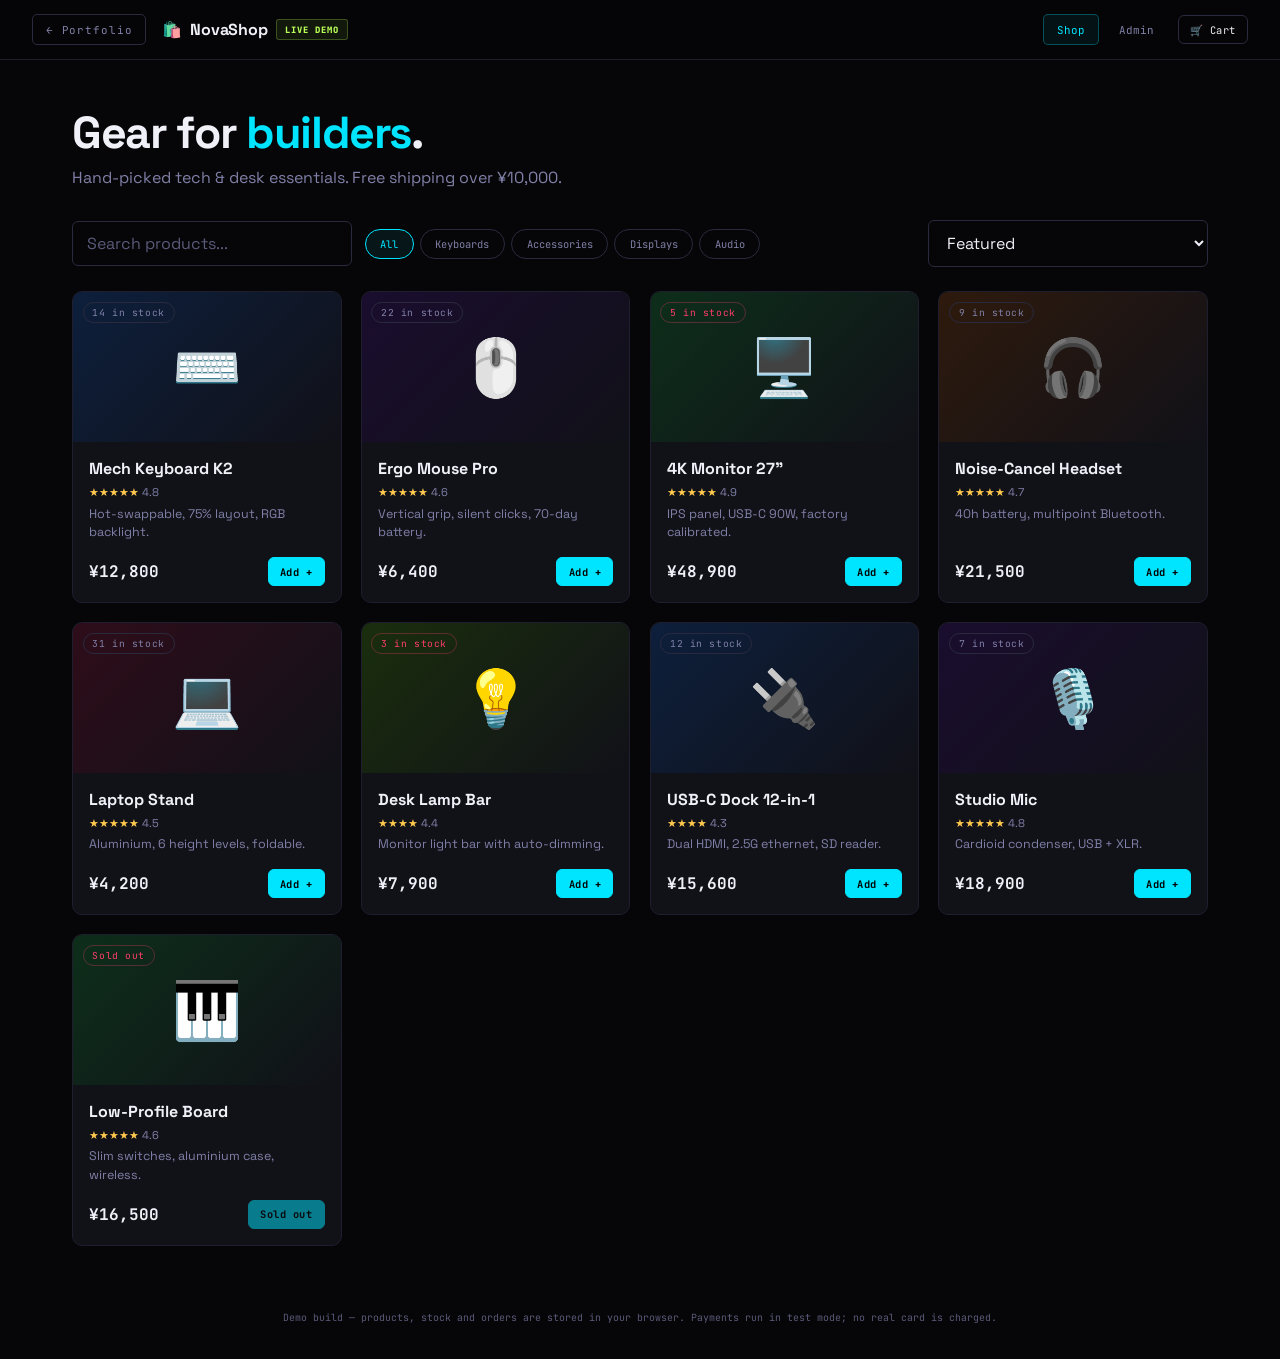
<file: projects/ecommerce/index.html>
<!DOCTYPE html>
<html lang="en">
<head>
<meta charset="UTF-8"/>
<meta name="viewport" content="width=device-width,initial-scale=1"/>
<title>NovaShop — E-Commerce Platform</title>
<link href="https://fonts.googleapis.com/css2?family=Space+Grotesk:wght@400;500;600;700;800&family=JetBrains+Mono:wght@400;500&display=swap" rel="stylesheet"/>
<link rel="stylesheet" href="../shared.css"/>
<style>
.shop-tabs{display:flex;gap:.4rem;}
.tab{background:none;border:1px solid transparent;color:var(--muted2);padding:.45rem .8rem;border-radius:5px;cursor:pointer;font-family:var(--mono);font-size:.68rem;}
.tab.active{color:var(--a1);border-color:rgba(0,229,255,.3);background:rgba(0,229,255,.06);}
.cart-btn{position:relative;}
.cart-count{position:absolute;top:-7px;right:-7px;min-width:18px;height:18px;border-radius:9px;background:var(--a2);color:#fff;font-size:.6rem;display:grid;place-items:center;padding:0 4px;}
.cart-count:empty{display:none;}

.hero{padding:3rem 2rem 2rem;max-width:1200px;margin:0 auto;}
.hero h1{font-size:clamp(1.8rem,4vw,2.8rem);font-weight:800;letter-spacing:-.03em;line-height:1.1;}
.hero h1 span{color:var(--a1);}
.hero p{color:var(--muted2);margin-top:.6rem;}
.toolbar{max-width:1200px;margin:0 auto;padding:0 2rem 1.5rem;display:flex;gap:.8rem;flex-wrap:wrap;align-items:center;}
.toolbar .input{max-width:280px;}
.cats{display:flex;gap:.4rem;flex-wrap:wrap;}
.cat{padding:.45rem .9rem;border-radius:20px;border:1px solid var(--border2);background:none;color:var(--muted2);cursor:pointer;font-family:var(--mono);font-size:.65rem;}
.cat.active{border-color:var(--a1);color:var(--a1);background:rgba(0,229,255,.07);}
.toolbar select{max-width:180px;margin-left:auto;}

.grid{max-width:1200px;margin:0 auto;padding:0 2rem 3rem;display:grid;grid-template-columns:repeat(auto-fill,minmax(230px,1fr));gap:1.2rem;}
.product{display:flex;flex-direction:column;overflow:hidden;transition:transform .25s,border-color .25s;}
.product:hover{transform:translateY(-4px);border-color:var(--border2);}
.p-img{height:150px;display:grid;place-items:center;font-size:3.5rem;position:relative;}
.p-stock{position:absolute;top:.6rem;left:.6rem;}
.p-stock.low{color:var(--a2);border-color:rgba(255,61,107,.3);}
.p-body{padding:1rem;flex:1;display:flex;flex-direction:column;gap:.35rem;}
.p-name{font-weight:700;}
.p-desc{font-size:.78rem;color:var(--muted2);line-height:1.5;flex:1;}
.p-rating{font-size:.7rem;color:#ffc94d;}
.p-foot{display:flex;align-items:center;justify-content:space-between;margin-top:.6rem;}
.price{font-family:var(--mono);font-weight:700;font-size:1rem;}

.drawer-bg{position:fixed;inset:0;background:rgba(0,0,0,.6);z-index:90;opacity:0;pointer-events:none;transition:opacity .3s;}
.drawer-bg.open{opacity:1;pointer-events:auto;}
.drawer{position:fixed;top:0;right:0;bottom:0;width:min(420px,100%);z-index:100;background:var(--bg2);border-left:1px solid var(--border);display:flex;flex-direction:column;transform:translateX(100%);transition:transform .35s cubic-bezier(.22,1,.36,1);}
.drawer.open{transform:none;}
.drawer-head{display:flex;justify-content:space-between;align-items:center;padding:1.2rem 1.4rem;border-bottom:1px solid var(--border);}
.drawer-head h2{font-size:1.1rem;}
.drawer-body{flex:1;overflow:auto;padding:1rem 1.4rem;}
.drawer-foot{padding:1.2rem 1.4rem;border-top:1px solid var(--border);}
.line{display:flex;gap:.8rem;align-items:center;padding:.8rem 0;border-bottom:1px solid var(--border);}
.line-img{width:46px;height:46px;border-radius:8px;display:grid;place-items:center;font-size:1.5rem;flex-shrink:0;}
.line-info{flex:1;min-width:0;}
.line-name{font-weight:600;font-size:.88rem;}
.qty{display:flex;align-items:center;gap:.4rem;margin-top:.3rem;}
.qty button{width:24px;height:24px;border-radius:4px;border:1px solid var(--border2);background:none;color:var(--text);cursor:pointer;}
.qty span{font-family:var(--mono);font-size:.75rem;min-width:18px;text-align:center;}
.sum-row{display:flex;justify-content:space-between;font-size:.85rem;margin-bottom:.4rem;color:var(--muted2);}
.sum-row.total{color:var(--text);font-weight:800;font-size:1.05rem;margin:.6rem 0 1rem;}
.form-grid{display:grid;grid-template-columns:1fr 1fr;gap:.8rem;}
.form-grid .full{grid-column:1/-1;}
.test-card{font-family:var(--mono);font-size:.62rem;color:var(--a3);margin:.8rem 0;line-height:1.6;}
.err{color:var(--a2);font-family:var(--mono);font-size:.65rem;margin-top:.5rem;min-height:1em;}

.admin{max-width:1200px;margin:0 auto;padding:2rem;display:none;}
.admin.show{display:block;}
.stats{display:grid;grid-template-columns:repeat(auto-fit,minmax(180px,1fr));gap:1rem;margin-bottom:1.5rem;}
.stat{padding:1.2rem;}
.stat-val{font-size:1.6rem;font-weight:800;margin-top:.3rem;}
.table-wrap{overflow:auto;margin-bottom:1.5rem;}
table{width:100%;border-collapse:collapse;font-size:.82rem;}
th{text-align:left;font-family:var(--mono);font-size:.6rem;letter-spacing:.12em;text-transform:uppercase;color:var(--muted2);padding:.8rem 1rem;border-bottom:1px solid var(--border);}
td{padding:.75rem 1rem;border-bottom:1px solid var(--border);}
td input{width:80px;}
.section-title{font-weight:800;margin:0 0 .8rem;}
.shop.hide{display:none;}
@media(max-width:640px){
  .hero,.toolbar,.grid,.admin{padding-left:1rem;padding-right:1rem;}
  .toolbar select{margin-left:0;}
  .form-grid{grid-template-columns:1fr;}
}
</style>
</head>
<body>

<header class="topbar">
  <a href="../../index.html#projects" class="back-link">← Portfolio</a>
  <div class="topbar-title">🛍️ <span>NovaShop</span> <span class="demo-badge">Live demo</span></div>
  <div class="topbar-right">
    <div class="shop-tabs">
      <button class="tab active" data-view="shop">Shop</button>
      <button class="tab" data-view="admin">Admin</button>
    </div>
    <button class="btn btn-sm cart-btn" id="cartBtn">🛒 Cart <span class="cart-count" id="cartCount"></span></button>
  </div>
</header>

<main class="shop" id="shopView">
  <section class="hero">
    <h1>Gear for <span>builders</span>.</h1>
    <p>Hand-picked tech & desk essentials. Free shipping over ¥10,000.</p>
  </section>
  <div class="toolbar">
    <input class="input" id="search" type="search" placeholder="Search products..." aria-label="Search products"/>
    <div class="cats" id="cats"></div>
    <select class="input" id="sort" aria-label="Sort">
      <option value="featured">Featured</option>
      <option value="low">Price: low → high</option>
      <option value="high">Price: high → low</option>
      <option value="rating">Top rated</option>
    </select>
  </div>
  <div class="grid" id="grid"></div>
</main>

<main class="admin" id="adminView">
  <div class="stats" id="stats"></div>
  <h2 class="section-title">Inventory</h2>
  <div class="card table-wrap">
    <table><thead><tr><th>Product</th><th>Category</th><th>Price</th><th>Stock</th><th>Sold</th></tr></thead><tbody id="invBody"></tbody></table>
  </div>
  <h2 class="section-title">Recent orders</h2>
  <div class="card table-wrap">
    <table><thead><tr><th>Order</th><th>Customer</th><th>Items</th><th>Total</th><th>Date</th></tr></thead><tbody id="ordersBody"></tbody></table>
  </div>
  <button class="btn btn-danger btn-sm" id="resetBtn">Reset demo data</button>
</main>

<div class="drawer-bg" id="drawerBg"></div>
<aside class="drawer" id="drawer" aria-label="Shopping cart">
  <div class="drawer-head"><h2 id="drawerTitle">Your cart</h2><button class="btn btn-sm" id="closeDrawer">✕</button></div>
  <div class="drawer-body" id="drawerBody"></div>
  <div class="drawer-foot" id="drawerFoot"></div>
</aside>

<p class="demo-note">Demo build — products, stock and orders are stored in your browser. Payments run in test mode; no real card is charged.</p>

<script src="../shared.js"></script>
<script>
const PRODUCTS = [
  { id: 1, name: 'Mech Keyboard K2', cat: 'Keyboards', price: 12800, stock: 14, rating: 4.8, emoji: '⌨️', bg: '#0d1f3c', desc: 'Hot-swappable, 75% layout, RGB backlight.' },
  { id: 2, name: 'Ergo Mouse Pro', cat: 'Accessories', price: 6400, stock: 22, rating: 4.6, emoji: '🖱️', bg: '#1a0d2e', desc: 'Vertical grip, silent clicks, 70-day battery.' },
  { id: 3, name: '4K Monitor 27"', cat: 'Displays', price: 48900, stock: 5, rating: 4.9, emoji: '🖥️', bg: '#0d2e1a', desc: 'IPS panel, USB-C 90W, factory calibrated.' },
  { id: 4, name: 'Noise-Cancel Headset', cat: 'Audio', price: 21500, stock: 9, rating: 4.7, emoji: '🎧', bg: '#2e1a0d', desc: '40h battery, multipoint Bluetooth.' },
  { id: 5, name: 'Laptop Stand', cat: 'Accessories', price: 4200, stock: 31, rating: 4.5, emoji: '💻', bg: '#2e0d1a', desc: 'Aluminium, 6 height levels, foldable.' },
  { id: 6, name: 'Desk Lamp Bar', cat: 'Accessories', price: 7900, stock: 3, rating: 4.4, emoji: '💡', bg: '#1a2e0d', desc: 'Monitor light bar with auto-dimming.' },
  { id: 7, name: 'USB-C Dock 12-in-1', cat: 'Accessories', price: 15600, stock: 12, rating: 4.3, emoji: '🔌', bg: '#0d1f3c', desc: 'Dual HDMI, 2.5G ethernet, SD reader.' },
  { id: 8, name: 'Studio Mic', cat: 'Audio', price: 18900, stock: 7, rating: 4.8, emoji: '🎙️', bg: '#1a0d2e', desc: 'Cardioid condenser, USB + XLR.' },
  { id: 9, name: 'Low-Profile Board', cat: 'Keyboards', price: 16500, stock: 0, rating: 4.6, emoji: '🎹', bg: '#0d2e1a', desc: 'Slim switches, aluminium case, wireless.' }
];

let products = store.get('shop.products', PRODUCTS);
let cart = store.get('shop.cart', {});
let orders = store.get('shop.orders', []);
let filter = { q: '', cat: 'All', sort: 'featured' };
let step = 'cart';

const yen = n => '¥' + n.toLocaleString('ja-JP');
const byId = id => products.find(p => p.id === +id);
const save = () => { store.set('shop.products', products); store.set('shop.cart', cart); store.set('shop.orders', orders); };

function renderCats() {
  const cats = ['All', ...new Set(products.map(p => p.cat))];
  document.getElementById('cats').innerHTML = cats.map(c =>
    `<button class="cat ${c === filter.cat ? 'active' : ''}" data-cat="${c}">${c}</button>`).join('');
}

function renderGrid() {
  let list = products.filter(p =>
    (filter.cat === 'All' || p.cat === filter.cat) &&
    p.name.toLowerCase().includes(filter.q.toLowerCase()));
  if (filter.sort === 'low') list.sort((a, b) => a.price - b.price);
  if (filter.sort === 'high') list.sort((a, b) => b.price - a.price);
  if (filter.sort === 'rating') list.sort((a, b) => b.rating - a.rating);
  document.getElementById('grid').innerHTML = list.length ? list.map(p => {
    const left = p.stock - (cart[p.id] || 0);
    return `<div class="card product">
      <div class="p-img" style="background:linear-gradient(135deg,${p.bg},#111118)">${p.emoji}
        <span class="tag p-stock ${p.stock < 6 ? 'low' : ''}">${p.stock ? p.stock + ' in stock' : 'Sold out'}</span></div>
      <div class="p-body">
        <div class="p-name">${p.name}</div>
        <div class="p-rating">${'★'.repeat(Math.round(p.rating))} <span class="muted">${p.rating}</span></div>
        <div class="p-desc">${p.desc}</div>
        <div class="p-foot"><span class="price">${yen(p.price)}</span>
          <button class="btn btn-sm btn-fill" data-add="${p.id}" ${left <= 0 ? 'disabled' : ''}>${p.stock ? 'Add +' : 'Sold out'}</button></div>
      </div></div>`;
  }).join('') : '<div class="empty">No products match your search.</div>';
}

function cartItems() { return Object.entries(cart).map(([id, qty]) => ({ ...byId(id), qty })); }
function totals() {
  const sub = cartItems().reduce((s, i) => s + i.price * i.qty, 0);
  const ship = sub === 0 || sub >= 10000 ? 0 : 800;
  const tax = Math.round(sub * 0.1);
  return { sub, ship, tax, total: sub + ship + tax };
}

function renderCart() {
  const n = Object.values(cart).reduce((a, b) => a + b, 0);
  document.getElementById('cartCount').textContent = n || '';
  const body = document.getElementById('drawerBody');
  const foot = document.getElementById('drawerFoot');
  const t = totals();
  if (step === 'cart') {
    document.getElementById('drawerTitle').textContent = 'Your cart';
    const items = cartItems();
    body.innerHTML = items.length ? items.map(i => `
      <div class="line">
        <div class="line-img" style="background:${i.bg}">${i.emoji}</div>
        <div class="line-info"><div class="line-name">${i.name}</div>
          <div class="qty"><button data-dec="${i.id}">−</button><span>${i.qty}</span><button data-inc="${i.id}" ${i.qty >= i.stock ? 'disabled' : ''}>+</button></div></div>
        <div class="price">${yen(i.price * i.qty)}</div>
      </div>`).join('') : '<div class="empty">Your cart is empty.</div>';
    foot.innerHTML = `
      <div class="sum-row"><span>Subtotal</span><span>${yen(t.sub)}</span></div>
      <div class="sum-row"><span>Shipping</span><span>${t.ship ? yen(t.ship) : 'Free'}</span></div>
      <div class="sum-row"><span>Tax (10%)</span><span>${yen(t.tax)}</span></div>
      <div class="sum-row total"><span>Total</span><span>${yen(t.total)}</span></div>
      <button class="btn btn-fill" style="width:100%" id="toCheckout" ${items.length ? '' : 'disabled'}>Checkout →</button>`;
  } else {
    document.getElementById('drawerTitle').textContent = 'Checkout';
    body.innerHTML = `
      <form id="payForm" class="form-grid" novalidate>
        <div class="full"><label class="label" for="cName">Full name</label><input class="input" id="cName" required placeholder="Taro Yamada"/></div>
        <div class="full"><label class="label" for="cEmail">Email</label><input class="input" id="cEmail" type="email" required placeholder="you@gmail.com"/></div>
        <div class="full"><label class="label" for="cCard">Card number</label><input class="input" id="cCard" inputmode="numeric" maxlength="19" placeholder="4242 4242 4242 4242"/></div>
        <div><label class="label" for="cExp">Expiry</label><input class="input" id="cExp" maxlength="5" placeholder="MM/YY"/></div>
        <div><label class="label" for="cCvc">CVC</label><input class="input" id="cCvc" maxlength="4" inputmode="numeric" placeholder="123"/></div>
      </form>
      <div class="test-card">TEST MODE · use card 4242 4242 4242 4242, any future date, any CVC</div>
      <div class="err" id="payErr"></div>`;
    foot.innerHTML = `
      <div class="sum-row total"><span>Pay</span><span>${yen(t.total)}</span></div>
      <div style="display:flex;gap:.6rem"><button class="btn" id="backCart">← Back</button>
      <button class="btn btn-fill" style="flex:1" id="payBtn">Pay ${yen(t.total)}</button></div>`;
    document.getElementById('cCard').addEventListener('input', e => {
      e.target.value = e.target.value.replace(/\D/g, '').slice(0, 16).replace(/(.{4})(?=.)/g, '$1 ');
    });
    document.getElementById('cExp').addEventListener('input', e => {
      e.target.value = e.target.value.replace(/\D/g, '').slice(0, 4).replace(/(\d{2})(?=\d)/, '$1/');
    });
  }
}

function pay() {
  const v = id => document.getElementById(id).value.trim();
  const err = document.getElementById('payErr');
  const [mm, yy] = v('cExp').split('/').map(Number);
  const now = new Date();
  let msg = '';
  if (!v('cName')) msg = 'Please enter your name.';
  else if (!/^[^\s@]+@[^\s@]+\.[^\s@]{2,}$/.test(v('cEmail'))) msg = 'Please enter a valid email.';
  else if (v('cCard').replace(/\s/g, '') !== '4242424242424242') msg = 'Card declined — in test mode use 4242 4242 4242 4242.';
  else if (!mm || mm > 12 || 2000 + yy < now.getFullYear() || (2000 + yy === now.getFullYear() && mm < now.getMonth() + 1)) msg = 'Expiry date is invalid or in the past.';
  else if (!/^\d{3,4}$/.test(v('cCvc'))) msg = 'CVC must be 3–4 digits.';
  err.textContent = msg;
  if (msg) return;

  const btn = document.getElementById('payBtn');
  btn.disabled = true; btn.textContent = 'Processing...';
  setTimeout(() => {
    const t = totals();
    cartItems().forEach(i => { const p = byId(i.id); p.stock -= i.qty; p.sold = (p.sold || 0) + i.qty; });
    const id = 'NS-' + Date.now().toString(36).toUpperCase().slice(-6);
    orders.unshift({ id, name: v('cName'), items: cartItems().reduce((s, i) => s + i.qty, 0), total: t.total, date: new Date().toISOString() });
    cart = {}; step = 'cart'; save();
    renderAll(); closeDrawer();
    toast(`✓ Payment successful — order ${id} placed`);
  }, 1200);
}

function renderAdmin() {
  const revenue = orders.reduce((s, o) => s + o.total, 0);
  const low = products.filter(p => p.stock < 6).length;
  document.getElementById('stats').innerHTML = [
    ['Revenue', yen(revenue)], ['Orders', orders.length],
    ['Products', products.length], ['Low stock', low]
  ].map(([k, v]) => `<div class="card stat"><div class="label">${k}</div><div class="stat-val">${v}</div></div>`).join('');
  document.getElementById('invBody').innerHTML = products.map(p => `
    <tr><td>${p.emoji} ${p.name}</td><td class="muted">${p.cat}</td><td class="mono">${yen(p.price)}</td>
    <td><input class="input" type="number" min="0" value="${p.stock}" data-stock="${p.id}" aria-label="Stock for ${p.name}"/></td>
    <td class="mono">${p.sold || 0}</td></tr>`).join('');
  document.getElementById('ordersBody').innerHTML = orders.length ? orders.map(o => `
    <tr><td class="mono">${o.id}</td><td>${esc(o.name)}</td><td>${o.items}</td><td class="mono">${yen(o.total)}</td>
    <td class="muted">${new Date(o.date).toLocaleString()}</td></tr>`).join('')
    : '<tr><td colspan="5" class="empty">No orders yet — buy something from the shop.</td></tr>';
}

function renderAll() { renderCats(); renderGrid(); renderCart(); renderAdmin(); }
function openDrawer() { document.getElementById('drawer').classList.add('open'); document.getElementById('drawerBg').classList.add('open'); }
function closeDrawer() { document.getElementById('drawer').classList.remove('open'); document.getElementById('drawerBg').classList.remove('open'); step = 'cart'; renderCart(); }

document.addEventListener('click', e => {
  const t = e.target.closest('button');
  if (!t) return;
  if (t.dataset.cat) { filter.cat = t.dataset.cat; renderCats(); renderGrid(); }
  if (t.dataset.add) { cart[t.dataset.add] = (cart[t.dataset.add] || 0) + 1; save(); renderGrid(); renderCart(); toast(`Added ${byId(t.dataset.add).name} to cart`); }
  if (t.dataset.inc) { cart[t.dataset.inc]++; save(); renderGrid(); renderCart(); }
  if (t.dataset.dec) { if (--cart[t.dataset.dec] <= 0) delete cart[t.dataset.dec]; save(); renderGrid(); renderCart(); }
  if (t.dataset.view) {
    document.querySelectorAll('.tab').forEach(b => b.classList.toggle('active', b === t));
    document.getElementById('shopView').classList.toggle('hide', t.dataset.view !== 'shop');
    document.getElementById('adminView').classList.toggle('show', t.dataset.view === 'admin');
    renderAdmin();
  }
  if (t.id === 'cartBtn') openDrawer();
  if (t.id === 'closeDrawer') closeDrawer();
  if (t.id === 'toCheckout') { step = 'checkout'; renderCart(); }
  if (t.id === 'backCart') { step = 'cart'; renderCart(); }
  if (t.id === 'payBtn') pay();
  if (t.id === 'resetBtn' && confirm('Reset products, cart and orders?')) {
    products = structuredClone(PRODUCTS); cart = {}; orders = []; save(); renderAll(); toast('Demo data reset');
  }
});
document.getElementById('drawerBg').addEventListener('click', closeDrawer);
document.getElementById('search').addEventListener('input', e => { filter.q = e.target.value; renderGrid(); });
document.getElementById('sort').addEventListener('change', e => { filter.sort = e.target.value; renderGrid(); });
document.addEventListener('change', e => {
  if (e.target.dataset.stock) {
    byId(e.target.dataset.stock).stock = Math.max(0, parseInt(e.target.value) || 0);
    save(); renderGrid(); renderAdmin(); toast('Stock updated');
  }
});
document.addEventListener('keydown', e => { if (e.key === 'Escape') closeDrawer(); });

renderAll();
</script>
</body>
</html>
</file>
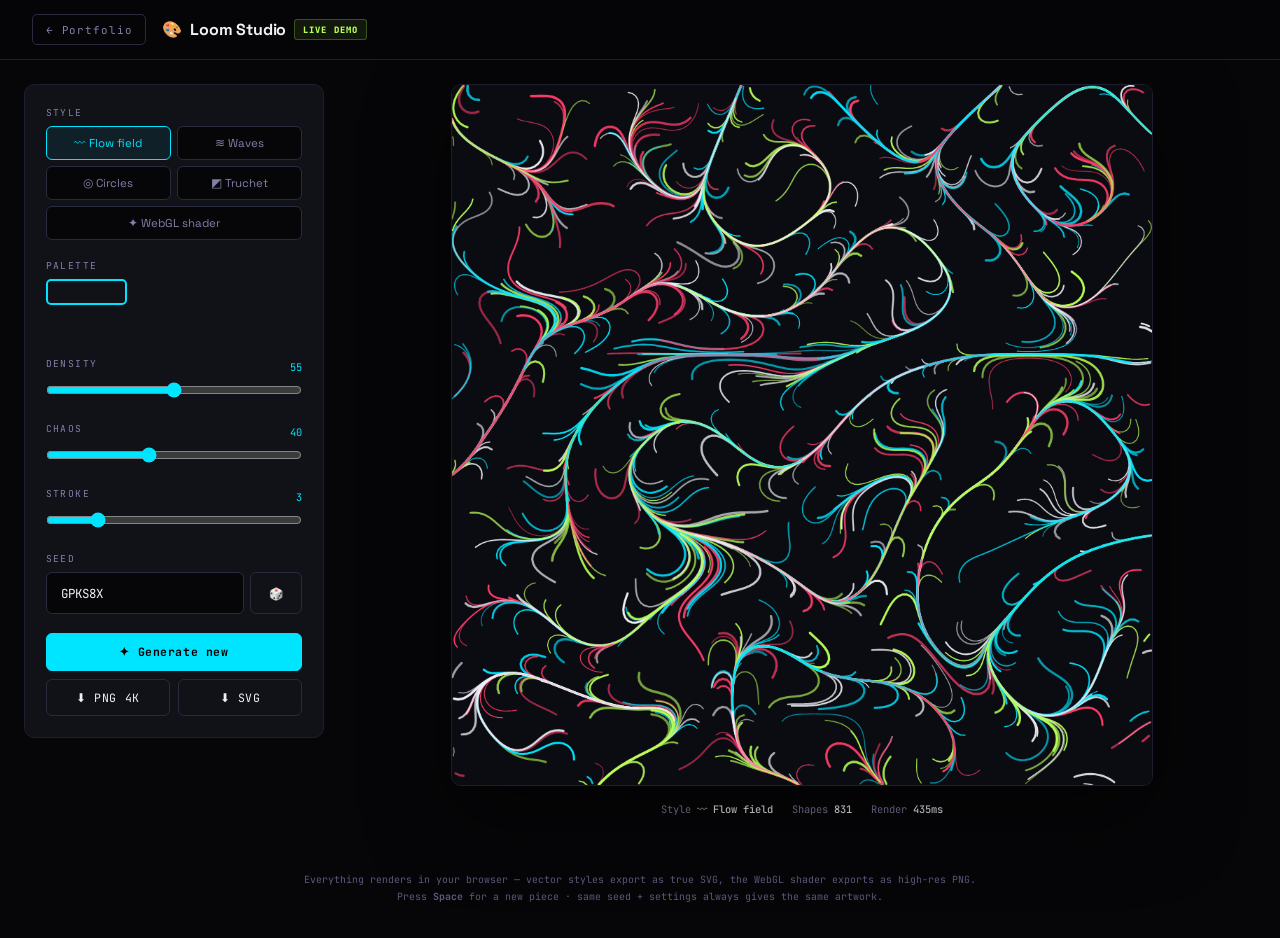
<file: projects/generative-art/index.html>
<!DOCTYPE html>
<html lang="en">
<head>
<meta charset="UTF-8"/>
<meta name="viewport" content="width=device-width,initial-scale=1"/>
<title>Loom — Generative Art Tool</title>
<link href="https://fonts.googleapis.com/css2?family=Space+Grotesk:wght@400;500;600;700;800&family=JetBrains+Mono:wght@400;500&display=swap" rel="stylesheet"/>
<link rel="stylesheet" href="../shared.css"/>
<style>
.studio{display:grid;grid-template-columns:300px 1fr;gap:1.5rem;max-width:1300px;margin:0 auto;padding:1.5rem;}
.controls{padding:1.3rem;align-self:start;position:sticky;top:76px;}
.group{margin-bottom:1.2rem;}
.modes{display:grid;grid-template-columns:1fr 1fr;gap:.4rem;}
.mode{background:var(--bg);border:1px solid var(--border2);color:var(--muted2);border-radius:6px;padding:.55rem .4rem;cursor:pointer;font-size:.72rem;}
.mode.active{border-color:var(--a1);color:var(--a1);background:rgba(0,229,255,.07);}
.range-row{display:flex;justify-content:space-between;align-items:center;}
.range-row output{font-family:var(--mono);font-size:.65rem;color:var(--a1);}
input[type=range]{width:100%;accent-color:#00e5ff;margin-top:.3rem;}
.palettes{display:grid;grid-template-columns:repeat(3,1fr);gap:.4rem;}
.pal{display:flex;height:26px;border-radius:5px;overflow:hidden;border:2px solid transparent;cursor:pointer;padding:0;background:none;}
.pal.active{border-color:var(--a1);}
.pal i{flex:1;}
.seed-row{display:flex;gap:.4rem;}
.seed-row .input{font-family:var(--mono);font-size:.78rem;}
.btn-row{display:grid;grid-template-columns:1fr 1fr;gap:.5rem;}
.btn-row .wide{grid-column:1/-1;}
.stage{display:flex;flex-direction:column;align-items:center;gap:1rem;min-width:0;}
.frame{width:100%;max-width:min(78vh,820px);aspect-ratio:1;border-radius:10px;overflow:hidden;border:1px solid var(--border);box-shadow:0 30px 80px rgba(0,0,0,.5);position:relative;}
.frame canvas{width:100%;height:100%;display:block;position:absolute;inset:0;}
.meta{font-family:var(--mono);font-size:.65rem;color:var(--muted2);display:flex;gap:1.2rem;flex-wrap:wrap;justify-content:center;}
.meta b{color:var(--text);font-weight:500;}
.history{display:flex;gap:.5rem;flex-wrap:wrap;justify-content:center;}
.history img{width:58px;height:58px;border-radius:6px;border:1px solid var(--border2);cursor:pointer;transition:border-color .2s;}
.history img:hover{border-color:var(--a1);}
@media(max-width:860px){.studio{grid-template-columns:1fr;padding:1rem;}.controls{position:static;order:2;}}
</style>
</head>
<body>

<header class="topbar">
  <a href="../../index.html#projects" class="back-link">← Portfolio</a>
  <div class="topbar-title">🎨 <span>Loom Studio</span> <span class="demo-badge">Live demo</span></div>
</header>

<div class="studio">
  <aside class="card controls">
    <div class="group">
      <div class="label">Style</div>
      <div class="modes" id="modes">
        <button class="mode active" data-mode="flow">〰 Flow field</button>
        <button class="mode" data-mode="waves">≋ Waves</button>
        <button class="mode" data-mode="circles">◎ Circles</button>
        <button class="mode" data-mode="truchet">◩ Truchet</button>
        <button class="mode" data-mode="shader" style="grid-column:1/-1">✦ WebGL shader</button>
      </div>
    </div>
    <div class="group">
      <div class="label">Palette</div>
      <div class="palettes" id="palettes"></div>
    </div>
    <div class="group">
      <div class="range-row"><label class="label" for="density">Density</label><output id="densityOut"></output></div>
      <input type="range" id="density" min="10" max="100" value="55"/>
    </div>
    <div class="group">
      <div class="range-row"><label class="label" for="chaos">Chaos</label><output id="chaosOut"></output></div>
      <input type="range" id="chaos" min="1" max="100" value="40"/>
    </div>
    <div class="group">
      <div class="range-row"><label class="label" for="stroke">Stroke</label><output id="strokeOut"></output></div>
      <input type="range" id="stroke" min="1" max="12" value="3"/>
    </div>
    <div class="group">
      <div class="label">Seed</div>
      <div class="seed-row"><input class="input" id="seed" aria-label="Seed"/><button class="btn" id="randBtn" title="Random seed">🎲</button></div>
    </div>
    <div class="btn-row">
      <button class="btn btn-fill wide" id="genBtn">✦ Generate new</button>
      <button class="btn" id="pngBtn">⬇ PNG 4K</button>
      <button class="btn" id="svgBtn">⬇ SVG</button>
    </div>
  </aside>

  <main class="stage">
    <div class="frame"><canvas id="c2d" width="1000" height="1000"></canvas><canvas id="cgl" width="1000" height="1000" hidden></canvas></div>
    <div class="meta"><span>Style <b id="mStyle"></b></span><span>Shapes <b id="mShapes"></b></span><span>Render <b id="mTime"></b></span></div>
    <div class="history" id="history" aria-label="Recent artworks"></div>
  </main>
</div>
<p class="demo-note">Everything renders in your browser — vector styles export as true SVG, the WebGL shader exports as high-res PNG.<br>Press <b>Space</b> for a new piece · same seed + settings always gives the same artwork.</p>

<script src="../shared.js"></script>
<script>
const $ = id => document.getElementById(id);
const SIZE = 1000;
const PALETTES = [
  { bg: '#0b0b12', c: ['#00e5ff', '#ff3d6b', '#b8ff57', '#f0f0f8'] },
  { bg: '#f3ede2', c: ['#1d3557', '#e63946', '#457b9d', '#f4a261'] },
  { bg: '#10002b', c: ['#e0aaff', '#c77dff', '#9d4edd', '#ff9e00'] },
  { bg: '#03120e', c: ['#26c485', '#a3e7fc', '#f7f052', '#32908f'] },
  { bg: '#1a1a1a', c: ['#ff6b35', '#f7c59f', '#efefd0', '#004e89'] },
  { bg: '#fafafa', c: ['#111111', '#444444', '#888888', '#d00000'] }
];
const s = { mode: 'flow', pal: 0, density: 55, chaos: 40, stroke: 3, seed: newSeed() };
let shapes = [];

function newSeed() { return Math.random().toString(36).slice(2, 8).toUpperCase(); }

// seeded PRNG (mulberry32) so a seed always reproduces the same piece
function makeRng(str) {
  let h = 1779033703 ^ str.length;
  for (const ch of str) h = Math.imul(h ^ ch.charCodeAt(0), 3432918353), h = h << 13 | h >>> 19;
  return () => { h |= 0; h = h + 0x6D2B79F5 | 0; let t = Math.imul(h ^ h >>> 15, 1 | h); t = t + Math.imul(t ^ t >>> 7, 61 | t) ^ t; return ((t ^ t >>> 14) >>> 0) / 4294967296; };
}
// 2D gradient noise
function makeNoise(rnd) {
  const p = Array.from({ length: 256 }, (_, i) => i);
  for (let i = 255; i > 0; i--) { const j = Math.floor(rnd() * (i + 1)); [p[i], p[j]] = [p[j], p[i]]; }
  const perm = [...p, ...p];
  const grad = (h, x, y) => ((h & 1) ? x : -x) + ((h & 2) ? y : -y);
  const fade = t => t * t * t * (t * (t * 6 - 15) + 10);
  const lerp = (a, b, t) => a + t * (b - a);
  return (x, y) => {
    const X = Math.floor(x) & 255, Y = Math.floor(y) & 255; x -= Math.floor(x); y -= Math.floor(y);
    const u = fade(x), v = fade(y), a = perm[X] + Y, b = perm[X + 1] + Y;
    return lerp(lerp(grad(perm[a], x, y), grad(perm[b], x - 1, y), u), lerp(grad(perm[a + 1], x, y - 1), grad(perm[b + 1], x - 1, y - 1), u), v);
  };
}

const GENERATORS = {
  flow(r, n, pal) {
    const out = [], count = 80 + s.density * 14, scale = .0015 + s.chaos * .00006;
    for (let i = 0; i < count; i++) {
      let x = r() * SIZE, y = r() * SIZE;
      const pts = [[x, y]], len = 20 + Math.floor(r() * 60);
      for (let k = 0; k < len; k++) {
        const a = n(x * scale, y * scale) * Math.PI * 4;
        x += Math.cos(a) * 6; y += Math.sin(a) * 6;
        if (x < 0 || x > SIZE || y < 0 || y > SIZE) break;
        pts.push([x, y]);
      }
      if (pts.length > 2) out.push({ t: 'path', pts, color: pal.c[Math.floor(r() * pal.c.length)], w: s.stroke * (.4 + r() * .8), o: .55 + r() * .45 });
    }
    return out;
  },
  waves(r, n, pal) {
    const out = [], rows = 12 + Math.floor(s.density * .6), gap = (SIZE - 200) / rows;
    for (let i = 0; i < rows; i++) {
      const y0 = 100 + i * gap + gap, pts = [];
      for (let x = 80; x <= SIZE - 80; x += 8) {
        const mid = 1 - Math.abs(x - SIZE / 2) / (SIZE / 2 - 80);
        const amp = Math.pow(Math.max(0, mid), 2) * (20 + s.chaos * 2.2);
        pts.push([x, y0 - Math.abs(n(x * .006, i * .35)) * amp * 2.2 - r() * mid * s.chaos * .08]);
      }
      out.push({ t: 'path', pts: [[80, y0], ...pts, [SIZE - 80, y0]], color: pal.c[i % pal.c.length], w: s.stroke * .7, fill: pal.bg, o: 1 });
    }
    return out;
  },
  circles(r, n, pal) {
    const out = [], placed = [], tries = 300 + s.density * 40, maxR = 40 + (100 - s.density) * 1.6;
    for (let i = 0; i < tries; i++) {
      const x = r() * SIZE, y = r() * SIZE;
      let rad = maxR;
      for (const c of placed) rad = Math.min(rad, Math.hypot(c.x - x, c.y - y) - c.r - 4);
      rad = Math.min(rad, x - 20, y - 20, SIZE - 20 - x, SIZE - 20 - y);
      if (rad < 4) continue;
      placed.push({ x, y, r: rad });
      const color = pal.c[Math.floor(r() * pal.c.length)];
      const rings = 1 + Math.floor(r() * (1 + s.chaos / 20));
      for (let k = 0; k < rings; k++) out.push({ t: 'circle', x, y, r: rad * (1 - k / rings), color, w: s.stroke * .6, fill: k === rings - 1 && r() < .3 ? color : null, o: 1 });
    }
    return out;
  },
  truchet(r, n, pal) {
    const out = [], cells = 6 + Math.floor(s.density / 6), size = SIZE / cells;
    const arc = (cx, cy, a0) => Array.from({ length: 13 }, (_, i) => { const a = a0 + i / 12 * Math.PI / 2; return [cx + Math.cos(a) * size / 2, cy + Math.sin(a) * size / 2]; });
    for (let i = 0; i < cells; i++) for (let j = 0; j < cells; j++) {
      const x = i * size, y = j * size;
      const flip = (n(i * .3, j * .3) + 1) / 2 * (1 - s.chaos / 100) + r() * s.chaos / 100 > .5;
      const color = pal.c[(i + j) % pal.c.length];
      const pairs = flip ? [[x, y, 0], [x + size, y + size, Math.PI]] : [[x + size, y, Math.PI / 2], [x, y + size, -Math.PI / 2]];
      pairs.forEach(([cx, cy, a]) => out.push({ t: 'path', pts: arc(cx, cy, a), color, w: s.stroke * 2.2, o: 1 }));
    }
    return out;
  }
};

function generate() {
  const t0 = performance.now(), pal = PALETTES[s.pal];
  const isGl = s.mode === 'shader';
  $('c2d').hidden = isGl; $('cgl').hidden = !isGl;
  $('svgBtn').disabled = isGl;
  if (isGl) { drawShader($('cgl')); shapes = []; }
  else {
    const r = makeRng(`${s.seed}-${s.mode}`), n = makeNoise(r);
    shapes = GENERATORS[s.mode](r, n, pal);
    draw($('c2d').getContext('2d'), 1);
  }
  $('mStyle').textContent = document.querySelector(`[data-mode="${s.mode}"]`).textContent;
  $('mShapes').textContent = isGl ? 'per-pixel' : shapes.length.toLocaleString();
  $('mTime').textContent = (performance.now() - t0).toFixed(0) + 'ms';
  try { history.replaceState(null, '', '#' + new URLSearchParams(Object.entries(s)).toString()); } catch {}
}

function draw(ctx, k) {
  const pal = PALETTES[s.pal];
  ctx.setTransform(k, 0, 0, k, 0, 0);
  ctx.fillStyle = pal.bg; ctx.fillRect(0, 0, SIZE, SIZE);
  ctx.lineCap = 'round'; ctx.lineJoin = 'round';
  for (const sh of shapes) {
    ctx.globalAlpha = sh.o; ctx.strokeStyle = sh.color; ctx.lineWidth = sh.w;
    ctx.beginPath();
    if (sh.t === 'circle') ctx.arc(sh.x, sh.y, sh.r, 0, Math.PI * 2);
    else sh.pts.forEach(([x, y], i) => i ? ctx.lineTo(x, y) : ctx.moveTo(x, y));
    if (sh.fill) { ctx.fillStyle = sh.fill; ctx.fill(); }
    ctx.stroke();
  }
  ctx.globalAlpha = 1;
}

function toSvg() {
  const pal = PALETTES[s.pal], f = v => +v.toFixed(1);
  const body = shapes.map(sh => {
    const common = `stroke="${sh.color}" stroke-width="${f(sh.w)}" fill="${sh.fill || 'none'}"${sh.o < 1 ? ` opacity="${sh.o.toFixed(2)}"` : ''}`;
    return sh.t === 'circle'
      ? `<circle cx="${f(sh.x)}" cy="${f(sh.y)}" r="${f(sh.r)}" ${common}/>`
      : `<path d="M${sh.pts.map(([x, y]) => `${f(x)} ${f(y)}`).join('L')}" ${common}/>`;
  }).join('\n');
  return `<svg xmlns="http://www.w3.org/2000/svg" viewBox="0 0 ${SIZE} ${SIZE}" width="${SIZE}" height="${SIZE}" stroke-linecap="round" stroke-linejoin="round">\n<rect width="100%" height="100%" fill="${pal.bg}"/>\n${body}\n</svg>`;
}

// ─── WebGL shader mode ───
const FRAG = `precision highp float;
uniform vec2 res; uniform float seed, chaos, density; uniform vec3 c0, c1, c2, c3, bg;
float h(vec2 p){ return fract(sin(dot(p, vec2(127.1, 311.7)) + seed) * 43758.5453); }
float n(vec2 p){ vec2 i = floor(p), f = fract(p); f = f*f*(3.0-2.0*f);
  return mix(mix(h(i), h(i+vec2(1,0)), f.x), mix(h(i+vec2(0,1)), h(i+vec2(1,1)), f.x), f.y); }
float fbm(vec2 p){ float v = 0.0, a = 0.5; for (int i = 0; i < 6; i++){ v += a*n(p); p *= 2.03; a *= 0.5; } return v; }
void main(){
  vec2 uv = gl_FragCoord.xy / res * (1.5 + density * 4.0);
  vec2 q = vec2(fbm(uv), fbm(uv + 5.2));
  vec2 r = vec2(fbm(uv + chaos * 4.0 * q + 1.7), fbm(uv + chaos * 4.0 * q + 9.2));
  float f = fbm(uv + chaos * 4.0 * r);
  vec3 col = mix(bg, c0, clamp(f*f*2.0, 0.0, 1.0));
  col = mix(col, c1, clamp(length(q) * 0.8 - 0.3, 0.0, 1.0));
  col = mix(col, c2, clamp(r.x * r.x, 0.0, 1.0) * 0.7);
  col = mix(col, c3, smoothstep(0.75, 0.95, f) * 0.6);
  gl_FragColor = vec4(col, 1.0);
}`;
const hexToVec = h => [1, 3, 5].map(i => parseInt(h.slice(i, i + 2), 16) / 255);
function drawShader(canvas) {
  const gl = canvas.getContext('webgl', { preserveDrawingBuffer: true });
  if (!gl) { toast('WebGL is not available in this browser'); return; }
  if (!gl._prog) {
    const sh = (type, src) => { const x = gl.createShader(type); gl.shaderSource(x, src); gl.compileShader(x); return x; };
    const prog = gl.createProgram();
    gl.attachShader(prog, sh(gl.VERTEX_SHADER, 'attribute vec2 p;void main(){gl_Position=vec4(p,0,1);}'));
    gl.attachShader(prog, sh(gl.FRAGMENT_SHADER, FRAG));
    gl.bindAttribLocation(prog, 0, 'p');
    gl.linkProgram(prog); gl.useProgram(prog);
    gl.bindBuffer(gl.ARRAY_BUFFER, gl.createBuffer());
    gl.bufferData(gl.ARRAY_BUFFER, new Float32Array([-1, -1, 1, -1, -1, 1, 1, 1]), gl.STATIC_DRAW);
    gl.enableVertexAttribArray(0); gl.vertexAttribPointer(0, 2, gl.FLOAT, false, 0, 0);
    gl._prog = prog;
  }
  const u = name => gl.getUniformLocation(gl._prog, name), pal = PALETTES[s.pal];
  gl.viewport(0, 0, canvas.width, canvas.height);
  gl.uniform2f(u('res'), canvas.width, canvas.height);
  gl.uniform1f(u('seed'), makeRng(s.seed)() * 1000);
  gl.uniform1f(u('chaos'), s.chaos / 100);
  gl.uniform1f(u('density'), s.density / 100);
  ['c0', 'c1', 'c2', 'c3'].forEach((k, i) => gl.uniform3fv(u(k), hexToVec(pal.c[i])));
  gl.uniform3fv(u('bg'), hexToVec(pal.bg));
  gl.drawArrays(gl.TRIANGLE_STRIP, 0, 4);
}

// ─── export ───
function download(url, name) { const a = document.createElement('a'); a.href = url; a.download = name; a.click(); }
const fileName = ext => `loom-${s.mode}-${s.seed}.${ext}`;
$('pngBtn').addEventListener('click', () => {
  const big = document.createElement('canvas'); big.width = big.height = 4000;
  if (s.mode === 'shader') drawShader(big); else draw(big.getContext('2d'), 4);
  big.toBlob(b => { download(URL.createObjectURL(b), fileName('png')); toast('PNG exported (4000×4000)'); });
});
$('svgBtn').addEventListener('click', () => {
  download(URL.createObjectURL(new Blob([toSvg()], { type: 'image/svg+xml' })), fileName('svg'));
  toast(`SVG exported (${shapes.length} vector shapes)`);
});

// ─── UI ───
function snapshot() {
  const src = (s.mode === 'shader' ? $('cgl') : $('c2d'));
  const t = document.createElement('canvas'); t.width = t.height = 116;
  t.getContext('2d').drawImage(src, 0, 0, 116, 116);
  const img = new Image(); img.src = t.toDataURL(); img.alt = `${s.mode} ${s.seed}`;
  const saved = { ...s };
  img.onclick = () => { Object.assign(s, saved); syncUi(); generate(); };
  $('history').prepend(img);
  while ($('history').children.length > 10) $('history').lastChild.remove();
}
function syncUi() {
  document.querySelectorAll('.mode').forEach(b => b.classList.toggle('active', b.dataset.mode === s.mode));
  document.querySelectorAll('.pal').forEach((b, i) => b.classList.toggle('active', i === +s.pal));
  ['density', 'chaos', 'stroke'].forEach(k => { $(k).value = s[k]; $(k + 'Out').textContent = s[k]; });
  $('seed').value = s.seed;
}
$('palettes').innerHTML = PALETTES.map((p, i) => `<button class="pal" data-pal="${i}" aria-label="Palette ${i + 1}"><i style="background:${p.bg}"></i>${p.c.map(c => `<i style="background:${c}"></i>`).join('')}</button>`).join('');
$('modes').addEventListener('click', e => { const b = e.target.closest('[data-mode]'); if (b) { s.mode = b.dataset.mode; syncUi(); generate(); } });
$('palettes').addEventListener('click', e => { const b = e.target.closest('[data-pal]'); if (b) { s.pal = +b.dataset.pal; syncUi(); generate(); } });
['density', 'chaos', 'stroke'].forEach(k => $(k).addEventListener('input', e => { s[k] = +e.target.value; $(k + 'Out').textContent = s[k]; generate(); }));
$('seed').addEventListener('change', e => { s.seed = e.target.value.trim().toUpperCase() || newSeed(); syncUi(); generate(); });
$('randBtn').addEventListener('click', () => { s.seed = newSeed(); syncUi(); generate(); });
$('genBtn').addEventListener('click', () => { snapshot(); s.seed = newSeed(); syncUi(); generate(); });
document.addEventListener('keydown', e => { if (e.code === 'Space' && !/INPUT|BUTTON|SELECT/.test(e.target.tagName)) { e.preventDefault(); $('genBtn').click(); } });

// restore settings from a shared link
const params = new URLSearchParams(location.hash.slice(1));
for (const k of Object.keys(s)) if (params.has(k)) s[k] = ['density', 'chaos', 'stroke', 'pal'].includes(k) ? +params.get(k) : params.get(k);
if (!GENERATORS[s.mode] && s.mode !== 'shader') s.mode = 'flow';
if (!PALETTES[s.pal]) s.pal = 0;
syncUi(); generate();
</script>
</body>
</html>
</file>
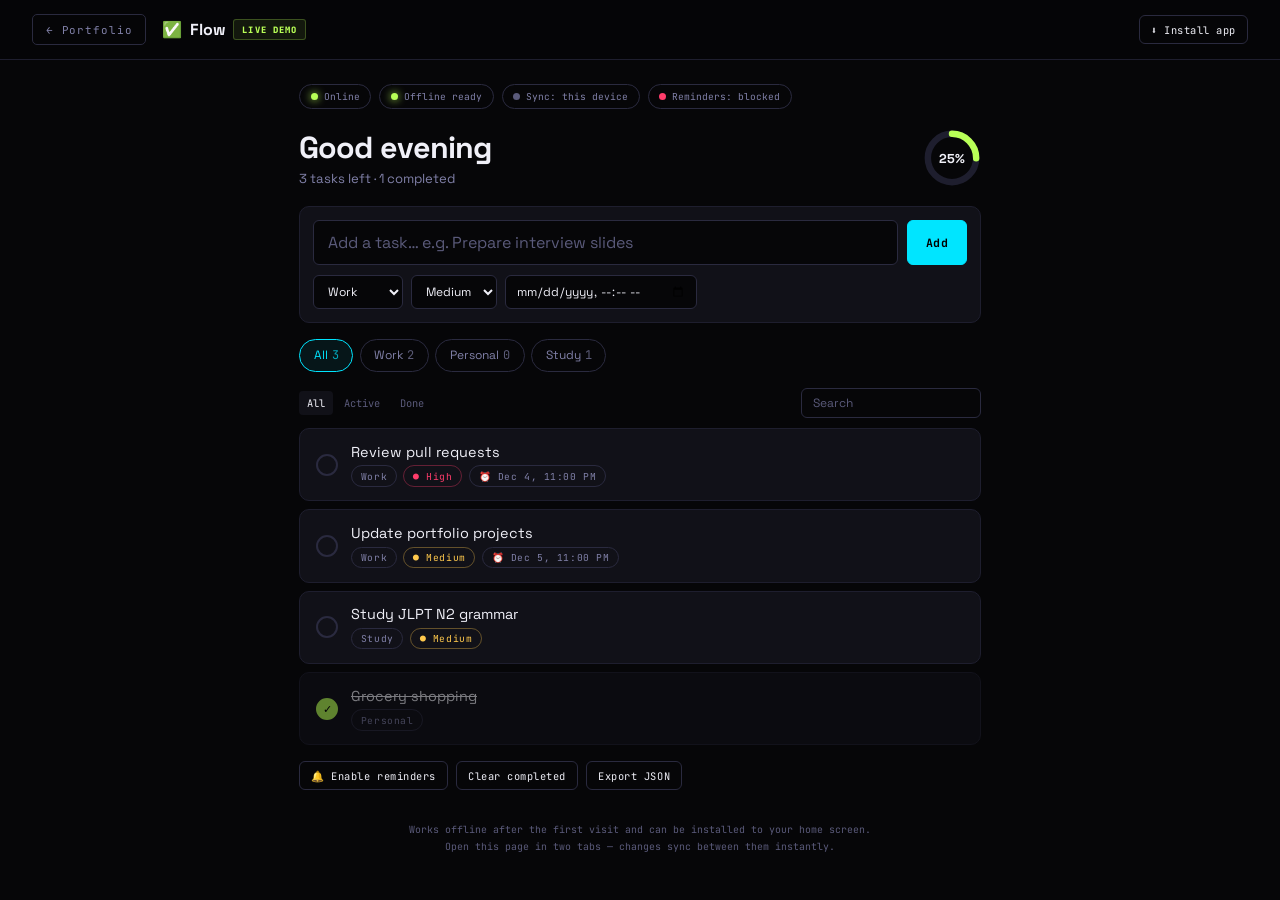
<file: projects/productivity/index.html>
<!DOCTYPE html>
<html lang="en">
<head>
<meta charset="UTF-8"/>
<meta name="viewport" content="width=device-width,initial-scale=1"/>
<meta name="theme-color" content="#060608"/>
<title>Flow — Productivity App</title>
<link rel="manifest" href="manifest.json"/>
<link rel="icon" href="icon.svg" type="image/svg+xml"/>
<link rel="apple-touch-icon" href="icon.svg"/>
<link href="https://fonts.googleapis.com/css2?family=Space+Grotesk:wght@400;500;600;700;800&family=JetBrains+Mono:wght@400;500&display=swap" rel="stylesheet"/>
<link rel="stylesheet" href="../shared.css"/>
<style>
.wrap{max-width:720px;margin:0 auto;padding:1.5rem 1.2rem 1rem;}
.status-row{display:flex;gap:.5rem;flex-wrap:wrap;margin-bottom:1.2rem;}
.pill{display:inline-flex;align-items:center;gap:.4rem;font-family:var(--mono);font-size:.6rem;padding:.3rem .65rem;border-radius:20px;border:1px solid var(--border2);color:var(--muted2);}
.pill i{width:7px;height:7px;border-radius:50%;background:var(--muted);}
.pill.ok i{background:var(--a3);box-shadow:0 0 8px var(--a3);}
.pill.warn i{background:#ffc94d;}
.pill.bad i{background:var(--a2);}
.head{display:flex;align-items:flex-end;justify-content:space-between;gap:1rem;margin-bottom:1.2rem;}
.head h1{font-size:1.9rem;font-weight:800;letter-spacing:-.03em;}
.head p{color:var(--muted2);font-size:.82rem;margin-top:.2rem;}
.ring{width:58px;height:58px;flex-shrink:0;}
.add{padding:.8rem;display:grid;grid-template-columns:1fr auto;gap:.6rem;margin-bottom:1rem;}
.add-opts{grid-column:1/-1;display:flex;gap:.5rem;flex-wrap:wrap;}
.add-opts .input{width:auto;padding:.45rem .6rem;font-size:.75rem;}
.lists{display:flex;gap:.4rem;overflow:auto;margin-bottom:.8rem;padding-bottom:.2rem;}
.list-btn{white-space:nowrap;background:none;border:1px solid var(--border2);color:var(--muted2);padding:.45rem .85rem;border-radius:20px;cursor:pointer;font-size:.75rem;}
.list-btn.active{border-color:var(--a1);color:var(--a1);background:rgba(0,229,255,.07);}
.list-btn b{font-family:var(--mono);font-weight:400;opacity:.7;margin-left:.25rem;}
.filters{display:flex;justify-content:space-between;align-items:center;margin-bottom:.6rem;gap:.6rem;}
.seg{display:flex;gap:.2rem;}
.seg button{background:none;border:none;color:var(--muted);cursor:pointer;font-family:var(--mono);font-size:.65rem;padding:.3rem .5rem;border-radius:4px;}
.seg button.active{color:var(--text);background:var(--card);}
.task{display:flex;align-items:center;gap:.8rem;padding:.85rem 1rem;margin-bottom:.5rem;transition:opacity .2s,border-color .2s;}
.task:hover{border-color:var(--border2);}
.task.done{opacity:.5;}
.task.done .t-title{text-decoration:line-through;}
.check{width:22px;height:22px;border-radius:50%;border:2px solid var(--border2);background:none;cursor:pointer;flex-shrink:0;display:grid;place-items:center;color:#000;font-size:.7rem;transition:all .2s;}
.task.done .check{background:var(--a3);border-color:var(--a3);}
.t-main{flex:1;min-width:0;}
.t-title{font-size:.9rem;word-wrap:break-word;}
.t-meta{display:flex;gap:.4rem;margin-top:.3rem;flex-wrap:wrap;}
.prio-high{color:var(--a2);border-color:rgba(255,61,107,.35);}
.prio-med{color:#ffc94d;border-color:rgba(255,201,77,.35);}
.overdue{color:var(--a2);}
.t-del{background:none;border:none;color:var(--muted);cursor:pointer;opacity:0;transition:opacity .2s;}
.task:hover .t-del,.t-del:focus{opacity:1;}
.actions{display:flex;gap:.5rem;flex-wrap:wrap;margin-top:1rem;}
@media(hover:none){.t-del{opacity:1;}}
</style>
</head>
<body>

<header class="topbar">
  <a href="../../index.html#projects" class="back-link">← Portfolio</a>
  <div class="topbar-title">✅ <span>Flow</span> <span class="demo-badge">Live demo</span></div>
  <div class="topbar-right"><button class="btn btn-sm" id="installBtn" hidden>⬇ Install app</button></div>
</header>

<div class="wrap">
  <div class="status-row">
    <span class="pill" id="netPill"><i></i><span></span></span>
    <span class="pill" id="swPill"><i></i><span>Offline cache: checking…</span></span>
    <span class="pill" id="syncPill"><i></i><span>Sync: this device</span></span>
    <span class="pill" id="notifPill"><i></i><span>Reminders: off</span></span>
  </div>

  <div class="head">
    <div><h1 id="greet">Today</h1><p id="summary"></p></div>
    <svg class="ring" viewBox="0 0 36 36" aria-hidden="true">
      <circle cx="18" cy="18" r="15" fill="none" stroke="var(--border)" stroke-width="4"/>
      <circle id="ringFill" cx="18" cy="18" r="15" fill="none" stroke="var(--a3)" stroke-width="4" stroke-linecap="round" stroke-dasharray="0 100" transform="rotate(-90 18 18)" style="transition:stroke-dasharray .5s"/>
      <text id="ringText" x="18" y="21" text-anchor="middle" font-size="8" font-weight="700" fill="var(--text)">0%</text>
    </svg>
  </div>

  <form class="card add" id="addForm">
    <input class="input" id="title" placeholder="Add a task… e.g. Prepare interview slides" maxlength="140" aria-label="Task title"/>
    <button class="btn btn-fill" type="submit">Add</button>
    <div class="add-opts">
      <select class="input" id="list" aria-label="List"><option>Work</option><option>Personal</option><option>Study</option></select>
      <select class="input" id="prio" aria-label="Priority"><option value="low">Low</option><option value="med" selected>Medium</option><option value="high">High</option></select>
      <input class="input" type="datetime-local" id="due" aria-label="Due date"/>
    </div>
  </form>

  <div class="lists" id="lists"></div>
  <div class="filters">
    <div class="seg" id="seg"><button data-f="all" class="active">All</button><button data-f="active">Active</button><button data-f="done">Done</button></div>
    <input class="input" id="search" type="search" placeholder="Search" style="max-width:180px;padding:.4rem .7rem;font-size:.75rem" aria-label="Search tasks"/>
  </div>
  <div id="tasks"></div>

  <div class="actions">
    <button class="btn btn-sm" id="notifBtn">🔔 Enable reminders</button>
    <button class="btn btn-sm" id="clearBtn">Clear completed</button>
    <button class="btn btn-sm" id="exportBtn">Export JSON</button>
  </div>
</div>

<p class="demo-note">Works offline after the first visit and can be installed to your home screen.<br>Open this page in two tabs — changes sync between them instantly.</p>

<script src="../shared.js"></script>
<script>
const KEY = 'flow.tasks';
const $ = id => document.getElementById(id);
const SEED = [
  { title: 'Review pull requests', list: 'Work', prio: 'high', due: offset(2) },
  { title: 'Update portfolio projects', list: 'Work', prio: 'med', due: offset(26) },
  { title: 'Study JLPT N2 grammar', list: 'Study', prio: 'med', due: '' },
  { title: 'Grocery shopping', list: 'Personal', prio: 'low', due: '', done: true }
].map((t, i) => ({ id: 'seed' + i, created: Date.now() - i * 1000, done: false, notified: false, ...t }));

function offset(h) { const d = new Date(Date.now() + h * 3600e3); d.setMinutes(0); return toLocal(d); }
function toLocal(d) { return new Date(d - d.getTimezoneOffset() * 60e3).toISOString().slice(0, 16); }

let tasks = store.get(KEY, SEED);
let view = { list: 'All', f: 'all', q: '' };

// cross-tab sync stands in for multi-device sync
const channel = 'BroadcastChannel' in window ? new BroadcastChannel('flow-sync') : null;
let peers = 0;
function save() {
  store.set(KEY, tasks);
  channel?.postMessage({ type: 'tasks', tasks });
}
if (channel) {
  channel.onmessage = ({ data }) => {
    if (data.type === 'tasks') { tasks = data.tasks; render(); flashSync(); }
    if (data.type === 'hello') { peers++; channel.postMessage({ type: 'here' }); setSync(); }
    if (data.type === 'here') { peers++; setSync(); }
    if (data.type === 'bye') { peers = Math.max(0, peers - 1); setSync(); }
  };
  channel.postMessage({ type: 'hello' });
  addEventListener('pagehide', () => channel.postMessage({ type: 'bye' }));
}
function setSync() {
  $('syncPill').className = 'pill ' + (peers ? 'ok' : '');
  $('syncPill').lastElementChild.textContent = peers ? `Sync: ${peers + 1} sessions connected` : 'Sync: this device';
}
function flashSync() { $('syncPill').lastElementChild.textContent = '⟳ Synced just now'; setTimeout(setSync, 1500); }

function render() {
  const lists = ['All', 'Work', 'Personal', 'Study'];
  $('lists').innerHTML = lists.map(l => {
    const n = tasks.filter(t => !t.done && (l === 'All' || t.list === l)).length;
    return `<button class="list-btn ${view.list === l ? 'active' : ''}" data-l="${l}">${l}<b>${n}</b></button>`;
  }).join('');

  const shown = tasks
    .filter(t => view.list === 'All' || t.list === view.list)
    .filter(t => view.f === 'all' || (view.f === 'done') === t.done)
    .filter(t => t.title.toLowerCase().includes(view.q.toLowerCase()))
    .sort((a, b) => a.done - b.done || ({ high: 0, med: 1, low: 2 }[a.prio] - { high: 0, med: 1, low: 2 }[b.prio]) || (a.due || '9').localeCompare(b.due || '9'));

  $('tasks').innerHTML = shown.length ? shown.map(t => {
    const due = t.due ? new Date(t.due) : null;
    const late = due && !t.done && due < new Date();
    return `<div class="card task ${t.done ? 'done' : ''}">
      <button class="check" data-toggle="${t.id}" aria-label="Toggle done">${t.done ? '✓' : ''}</button>
      <div class="t-main"><div class="t-title">${esc(t.title)}</div>
        <div class="t-meta"><span class="tag">${t.list}</span>
        ${t.prio !== 'low' ? `<span class="tag prio-${t.prio}">${t.prio === 'high' ? '● High' : '● Medium'}</span>` : ''}
        ${due ? `<span class="tag ${late ? 'overdue' : ''}">${late ? '⚠ ' : '⏰ '}${due.toLocaleString([], { month: 'short', day: 'numeric', hour: '2-digit', minute: '2-digit' })}</span>` : ''}</div></div>
      <button class="t-del" data-del="${t.id}" aria-label="Delete task">✕</button></div>`;
  }).join('') : '<div class="empty">Nothing here — enjoy the calm ✨</div>';

  const total = tasks.length, done = tasks.filter(t => t.done).length;
  const pct = total ? Math.round(done / total * 100) : 0;
  $('ringFill').setAttribute('stroke-dasharray', `${pct * .942} 100`);
  $('ringText').textContent = pct + '%';
  const left = total - done;
  $('summary').textContent = left ? `${left} task${left > 1 ? 's' : ''} left · ${done} completed` : 'All done for now 🎉';
}

$('addForm').addEventListener('submit', e => {
  e.preventDefault();
  const title = $('title').value.trim();
  if (!title) return $('title').focus();
  tasks.unshift({ id: Date.now().toString(36), title, list: $('list').value, prio: $('prio').value, due: $('due').value, done: false, notified: false, created: Date.now() });
  $('title').value = ''; $('due').value = '';
  save(); render(); toast('Task added');
});
$('tasks').addEventListener('click', e => {
  const tog = e.target.closest('[data-toggle]'), del = e.target.closest('[data-del]');
  if (tog) { const t = tasks.find(x => x.id === tog.dataset.toggle); t.done = !t.done; save(); render(); }
  if (del) { tasks = tasks.filter(x => x.id !== del.dataset.del); save(); render(); toast('Task deleted'); }
});
$('lists').addEventListener('click', e => { const b = e.target.closest('[data-l]'); if (b) { view.list = b.dataset.l; render(); } });
$('seg').addEventListener('click', e => {
  const b = e.target.closest('[data-f]'); if (!b) return;
  view.f = b.dataset.f; document.querySelectorAll('#seg button').forEach(x => x.classList.toggle('active', x === b)); render();
});
$('search').addEventListener('input', e => { view.q = e.target.value; render(); });
$('clearBtn').addEventListener('click', () => { tasks = tasks.filter(t => !t.done); save(); render(); toast('Completed tasks cleared'); });
$('exportBtn').addEventListener('click', () => {
  const a = document.createElement('a');
  a.href = URL.createObjectURL(new Blob([JSON.stringify(tasks, null, 2)], { type: 'application/json' }));
  a.download = 'flow-tasks.json'; a.click(); URL.revokeObjectURL(a.href);
});

// network status
function net() {
  $('netPill').className = 'pill ' + (navigator.onLine ? 'ok' : 'warn');
  $('netPill').lastElementChild.textContent = navigator.onLine ? 'Online' : 'Offline — changes saved locally';
}
addEventListener('online', net); addEventListener('offline', net); net();

// service worker
if ('serviceWorker' in navigator && location.protocol !== 'file:') {
  navigator.serviceWorker.register('sw.js').then(() => {
    $('swPill').className = 'pill ok'; $('swPill').lastElementChild.textContent = 'Offline ready';
  }).catch(() => { $('swPill').className = 'pill bad'; $('swPill').lastElementChild.textContent = 'Offline cache unavailable'; });
} else {
  $('swPill').className = 'pill warn'; $('swPill').lastElementChild.textContent = 'Offline cache needs https';
}

// install prompt
let deferred;
addEventListener('beforeinstallprompt', e => { e.preventDefault(); deferred = e; $('installBtn').hidden = false; });
$('installBtn').addEventListener('click', async () => { deferred?.prompt(); await deferred?.userChoice; deferred = null; $('installBtn').hidden = true; });

// reminders
function notifState() {
  const p = 'Notification' in window ? Notification.permission : 'unsupported';
  $('notifPill').className = 'pill ' + (p === 'granted' ? 'ok' : p === 'denied' ? 'bad' : '');
  $('notifPill').lastElementChild.textContent = { granted: 'Reminders: on', denied: 'Reminders: blocked', unsupported: 'Reminders: unsupported' }[p] || 'Reminders: off';
  $('notifBtn').hidden = p !== 'default';
}
$('notifBtn').addEventListener('click', async () => { await Notification.requestPermission(); notifState(); });
async function checkDue() {
  const now = new Date();
  let changed = false;
  for (const t of tasks) {
    if (t.done || t.notified || !t.due || new Date(t.due) > now) continue;
    t.notified = changed = true;
    toast(`⏰ Due: ${t.title}`);
    if ('Notification' in window && Notification.permission === 'granted') {
      const reg = await navigator.serviceWorker?.getRegistration();
      reg ? reg.showNotification('Task due', { body: t.title, icon: 'icon.svg', tag: t.id })
          : new Notification('Task due', { body: t.title, icon: 'icon.svg' });
    }
  }
  if (changed) { save(); render(); }
}
notifState();
setInterval(checkDue, 30e3);

const h = new Date().getHours();
$('greet').textContent = h < 12 ? 'Good morning' : h < 18 ? 'Good afternoon' : 'Good evening';
render();
checkDue();
</script>
</body>
</html>
</file>
<file: projects/shared.css>
/* Shared look for all portfolio demo projects */
*,*::before,*::after{margin:0;padding:0;box-sizing:border-box;}
:root{
  --bg:#060608;
  --bg2:#0d0d12;
  --card:#111118;
  --card2:#16161f;
  --border:#1e1e2e;
  --border2:#2a2a3f;
  --a1:#00e5ff;
  --a2:#ff3d6b;
  --a3:#b8ff57;
  --text:#f0f0f8;
  --muted:#5a5a7a;
  --muted2:#8080a8;
  --r:10px;
  --font:'Space Grotesk',sans-serif;
  --mono:'JetBrains Mono',monospace;
}
html{scroll-behavior:smooth;}
body{background:var(--bg);color:var(--text);font-family:var(--font);min-height:100vh;}
a{color:var(--a1);}
button,input,select,textarea{font:inherit;color:inherit;}

/* ─── TOP BAR ─── */
.topbar{
  position:sticky;top:0;z-index:50;
  display:flex;align-items:center;gap:1rem;padding:.9rem 2rem;
  background:rgba(6,6,8,.85);backdrop-filter:blur(14px);
  border-bottom:1px solid var(--border);
}
.back-link{
  font-family:var(--mono);font-size:.68rem;letter-spacing:.08em;text-decoration:none;
  color:var(--muted2);padding:.45rem .8rem;border:1px solid var(--border2);border-radius:5px;
  transition:color .2s,border-color .2s;white-space:nowrap;
}
.back-link:hover{color:var(--a1);border-color:var(--a1);}
.topbar-title{font-weight:800;font-size:1rem;letter-spacing:-.01em;display:flex;align-items:center;gap:.5rem;min-width:0;}
.topbar-title span{white-space:nowrap;overflow:hidden;text-overflow:ellipsis;}
.demo-badge{
  font-family:var(--mono);font-size:.55rem;letter-spacing:.12em;text-transform:uppercase;
  padding:.2rem .5rem;border-radius:3px;color:var(--a3);
  background:rgba(184,255,87,.08);border:1px solid rgba(184,255,87,.25);white-space:nowrap;
}
.topbar-right{margin-left:auto;display:flex;align-items:center;gap:.6rem;}

/* ─── COMMON UI ─── */
.btn{
  display:inline-flex;align-items:center;justify-content:center;gap:.4rem;
  padding:.65rem 1.1rem;border-radius:6px;border:1px solid var(--border2);
  background:transparent;color:var(--text);cursor:pointer;text-decoration:none;
  font-family:var(--mono);font-size:.72rem;letter-spacing:.05em;
  transition:border-color .2s,color .2s,background .2s,transform .2s,box-shadow .2s;
}
.btn:hover{border-color:var(--a1);color:var(--a1);}
.btn:disabled{opacity:.5;cursor:not-allowed;}
.btn-fill{background:var(--a1);border-color:var(--a1);color:#000;font-weight:700;}
.btn-fill:hover{color:#000;transform:translateY(-1px);box-shadow:0 0 24px rgba(0,229,255,.3);}
.btn-danger:hover{border-color:var(--a2);color:var(--a2);}
.btn-sm{padding:.4rem .7rem;font-size:.65rem;}
.input{
  width:100%;padding:.7rem .9rem;border-radius:6px;
  background:var(--bg);border:1px solid var(--border2);color:var(--text);outline:none;
  transition:border-color .2s,box-shadow .2s;
}
.input:focus{border-color:var(--a1);box-shadow:0 0 0 3px rgba(0,229,255,.1);}
.input::placeholder{color:var(--muted);}
.label{display:block;font-family:var(--mono);font-size:.6rem;color:var(--muted2);letter-spacing:.14em;text-transform:uppercase;margin-bottom:.45rem;}
.card{background:var(--card);border:1px solid var(--border);border-radius:var(--r);}
.muted{color:var(--muted2);}
.mono{font-family:var(--mono);}
.tag{
  display:inline-block;font-family:var(--mono);font-size:.6rem;letter-spacing:.06em;
  padding:.2rem .55rem;border-radius:20px;border:1px solid var(--border2);color:var(--muted2);
}
.toast{
  position:fixed;bottom:1.5rem;left:50%;transform:translate(-50%,150%);z-index:200;
  padding:.8rem 1.2rem;border-radius:8px;background:var(--card2);border:1px solid var(--a1);
  font-family:var(--mono);font-size:.72rem;box-shadow:0 20px 50px rgba(0,0,0,.5);
  transition:transform .35s cubic-bezier(.22,1,.36,1);max-width:calc(100% - 2rem);
}
.toast.show{transform:translate(-50%,0);}
.demo-note{
  font-family:var(--mono);font-size:.62rem;color:var(--muted);line-height:1.7;
  padding:1rem 2rem 2rem;text-align:center;
}
.empty{padding:2.5rem 1rem;text-align:center;color:var(--muted);font-family:var(--mono);font-size:.75rem;}

@media(max-width:640px){
  .topbar{padding:.75rem 1rem;}
  .demo-badge{display:none;}
}
</file>
